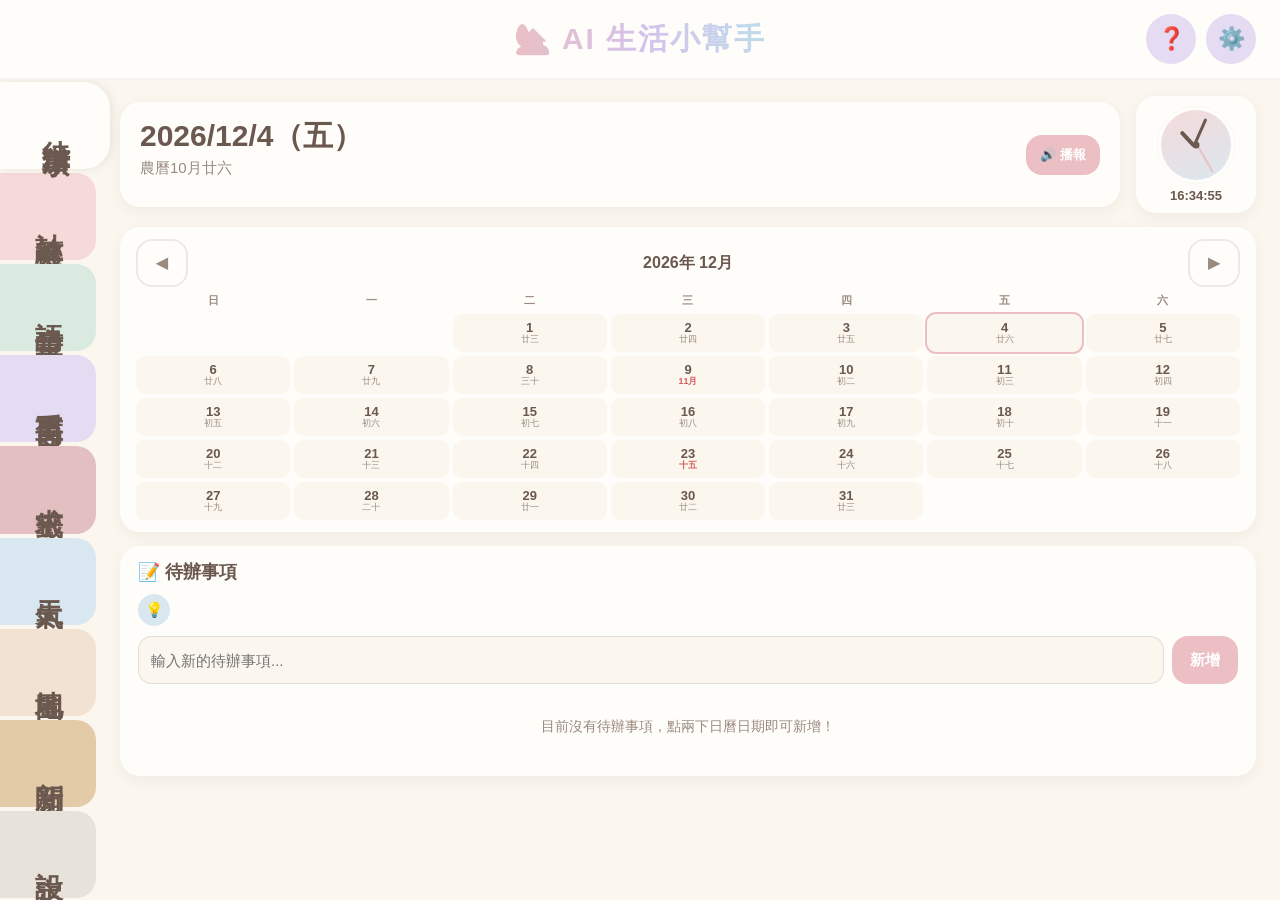
<file: index.html>
<!DOCTYPE html>
<html lang="zh-Hant">
<head>
<meta charset="UTF-8">
<meta name="viewport" content="width=device-width, initial-scale=1.0, maximum-scale=1.0, user-scalable=no">
<title>AI 家庭生活小幫手</title>

<!-- 📌 iPhone 桌面 App 圖示：會抓取上傳到 GitHub 同一資料夾的 custom-icon.png -->
<link rel="apple-touch-icon" href="custom-icon.png">
<link rel="icon" type="image/png" href="custom-icon.png">
<!-- 加入主畫面後，用全螢幕模式打開（不顯示 Safari 網址列），並自訂桌面顯示的名稱 -->
<meta name="apple-mobile-web-app-capable" content="yes">
<meta name="apple-mobile-web-app-status-bar-style" content="black-translucent">
<meta name="apple-mobile-web-app-title" content="生活小幫手">
<meta name="mobile-web-app-capable" content="yes">
<meta name="theme-color" content="#F6D9D9">
<link rel="preconnect" href="https://fonts.googleapis.com">
<link href="https://fonts.googleapis.com/css2?family=Noto+Serif+TC:wght@400;500;600;700;900&family=Ma+Shan+Zheng&display=swap" rel="stylesheet">

<link rel="stylesheet" href="style.css">
</head>
<body>
<div id="app">
  <header>
    <div></div>
    <h1>🏡 AI 生活小幫手</h1>
    <div class="header-actions">
      <button class="gear-btn" onclick="openHelp()" title="使用說明">❓</button>
      <button class="gear-btn" onclick="switchView('settings')" title="設定">⚙️</button>
    </div>
  </header>
  <div class="layout">
    <nav id="nav"></nav>
    <main id="main"></main>
  </div>
</div>
<script src="app.js"></script>
</body>
</html>
</file>
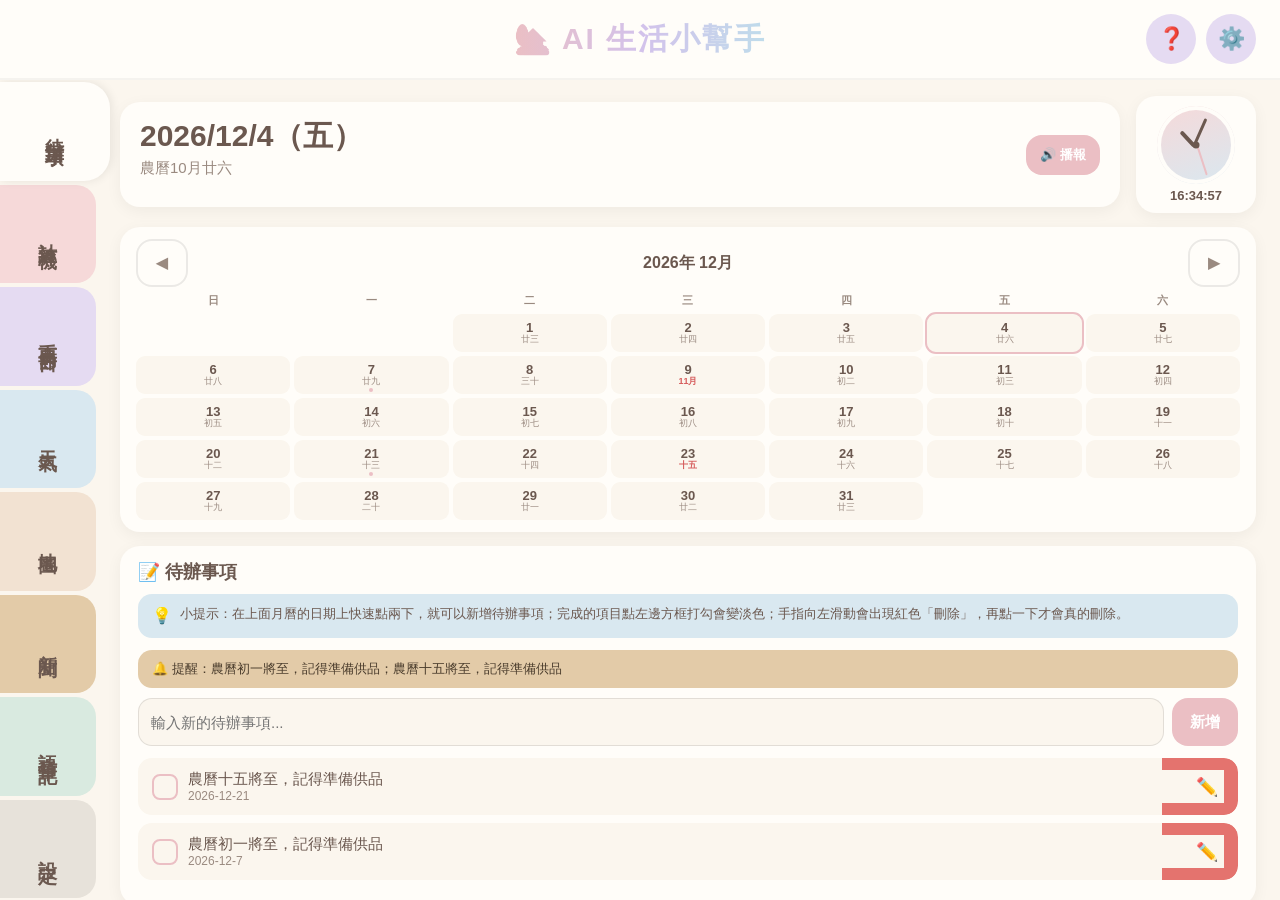
<file: family-assistant-preview.html>
<!DOCTYPE html>
<html lang="zh-Hant">
<head>
<meta charset="UTF-8">
<meta name="viewport" content="width=device-width, initial-scale=1.0, maximum-scale=1.0, user-scalable=no">
<title>AI 家庭生活小幫手</title>

<!-- 📌 iPhone 桌面 App 圖示：會抓取上傳到 GitHub 同一資料夾的 custom-icon.png -->
<link rel="apple-touch-icon" href="[data-uri]">
<link rel="icon" type="image/png" href="[data-uri]">
<!-- 加入主畫面後，用全螢幕模式打開（不顯示 Safari 網址列），並自訂桌面顯示的名稱 -->
<meta name="apple-mobile-web-app-capable" content="yes">
<meta name="apple-mobile-web-app-status-bar-style" content="black-translucent">
<meta name="apple-mobile-web-app-title" content="生活小幫手">
<meta name="mobile-web-app-capable" content="yes">
<meta name="theme-color" content="#F6D9D9">

<style>
:root{
  --pink:#F6D9D9; --pink-deep:#EBBFC4;
  --blue:#D9E8F0; --blue-deep:#BFDCEB;
  --milktea:#E3CBA8; --milktea-deep:#D2AE80;
  --purple:#E5DBF2; --purple-deep:#D3C2EB;
  --mint:#D9EAE0; --mint-deep:#BEDCC9;
  --peach:#F2E2D2; --peach-deep:#E3C7A8;
  --grey:#E7E2DA; --grey-deep:#D4CBBC;
  --cream:#FBF6EE;
  --ink:#6B584F; --ink-soft:#9A8A80;
  --card:#FFFDF9;
  --accent:var(--pink-deep);
  --done-bg:#E9F1E9; --done-text:#A9BBA9;
  --radius:20px;
  --font-scale:1;
}
*{box-sizing:border-box;-webkit-tap-highlight-color:transparent;}
html,body{margin:0;padding:0;height:100%;}
body{font-family:"PingFang TC","Microsoft JhengHei","Helvetica Neue",sans-serif;background:var(--cream);color:var(--ink);font-size:calc(17px * var(--font-scale));overflow:hidden;}
body.dark{--cream:#3B342F;--card:#4A423B;--ink:#F3E9DF;--ink-soft:#C9B9AC;--done-bg:#3F463F;--done-text:#8FA08F;}
#app{display:flex;flex-direction:column;height:100vh;}
header{display:grid;grid-template-columns:1fr auto 1fr;align-items:center;padding:14px 24px;background:var(--card);border-bottom:2px solid rgba(0,0,0,0.04);flex:none;}
header h1{font-size:calc(30px * var(--font-scale));margin:0;letter-spacing:2px;grid-column:2;text-align:center;font-weight:800;background:linear-gradient(90deg,var(--pink-deep),var(--purple-deep),var(--blue-deep));-webkit-background-clip:text;background-clip:text;color:transparent;white-space:nowrap;}
header .header-actions{grid-column:3;justify-self:end;display:flex;gap:10px;}
header .gear-btn{width:50px;height:50px;border-radius:50%;border:none;background:var(--purple);font-size:22px;cursor:pointer;display:flex;align-items:center;justify-content:center;transition:transform .15s ease;}
header .gear-btn:active{transform:scale(0.9) rotate(25deg);}
.layout{flex:1;display:flex;overflow:hidden;}

/* ---- SIDEBAR: colorful stacked tabs ---- */
nav{width:96px;min-width:96px;display:flex;flex-direction:column;background:var(--cream);}
.nav-btn{
  flex:1;border:none;cursor:pointer;display:flex;flex-direction:column;align-items:center;justify-content:center;gap:6px;
  font-weight:700;color:var(--ink);position:relative;padding:10px 2px;
  border-radius:0 20px 20px 0;
  margin:2px 0;
  transition:all .18s ease;
}
.nav-btn .lbl{writing-mode:vertical-rl;text-orientation:mixed;letter-spacing:4px;font-size:calc(19px*var(--font-scale));}
.nav-btn.active{
  background:var(--card)!important;
  width:calc(100% + 14px);
  border-radius:0 26px 26px 0;
  box-shadow:2px 0 10px rgba(0,0,0,0.08);
  z-index:2;
  color:var(--ink);
}
main{flex:1;overflow-y:auto;padding:16px 24px 26px;}
.card{background:var(--card);border-radius:var(--radius);padding:18px;box-shadow:0 4px 16px rgba(0,0,0,0.05);}
button{font-family:inherit;}
.btn{border:none;border-radius:16px;cursor:pointer;font-size:calc(15px * var(--font-scale));font-weight:700;padding:12px 18px;min-height:48px;transition:transform .1s ease;}
.btn:active{transform:scale(0.96);}
.btn-primary{background:var(--accent);color:#fff;}
.btn-soft{background:var(--blue);color:var(--ink);}
.btn-ghost{background:transparent;color:var(--ink-soft);border:2px solid rgba(0,0,0,0.08);}

/* ---- HOME TOP ROW (compact, single line date) ---- */
.home-top{display:flex;align-items:center;gap:16px;margin-bottom:14px;flex-wrap:nowrap;}
.date-card{flex:1;min-width:0;display:flex;align-items:center;gap:16px;padding:14px 20px;}
.date-block{min-width:0;flex:1;}
.date-big{font-size:calc(30px * var(--font-scale));font-weight:800;margin:0;white-space:nowrap;overflow:hidden;text-overflow:ellipsis;}
.date-sub{font-size:calc(15px * var(--font-scale));color:var(--ink-soft);margin-top:2px;white-space:nowrap;}
.date-sub .redday{color:#D65C5C;font-weight:700;}
.announce-btn{padding:10px 14px;min-height:40px;font-size:calc(13px*var(--font-scale));flex:none;white-space:nowrap;}
.clock-card{width:120px;flex:none;text-align:center;padding:10px;}
.clock-face{width:78px;height:78px;border-radius:50%;background:linear-gradient(160deg,var(--pink),var(--blue));margin:0 auto 4px;position:relative;box-shadow:inset 0 0 0 4px var(--card);}
.clock-hand{position:absolute;left:50%;top:50%;transform-origin:0 0;border-radius:6px;}
.hand-h{width:4px;height:20px;background:var(--ink);}
.hand-m{width:3px;height:28px;background:var(--ink);}
.hand-s{width:1.5px;height:32px;background:var(--pink-deep);}
.clock-center{position:absolute;left:50%;top:50%;width:7px;height:7px;background:var(--ink);border-radius:50%;transform:translate(-50%,-50%);}
#digitalTime{font-weight:700;font-size:calc(13px*var(--font-scale));}

/* ---- COMPACT CALENDAR ---- */
.cal-card{padding:12px 16px;}
.cal-card .cal-head{display:flex;justify-content:space-between;align-items:center;margin-bottom:4px;}
.cal-card h2{margin:0;font-size:calc(16px*var(--font-scale));}
.cal-grid{display:grid;grid-template-columns:repeat(7,1fr);gap:4px;margin-top:6px;}
.cal-dow{text-align:center;font-weight:700;color:var(--ink-soft);font-size:calc(11px*var(--font-scale));padding-bottom:2px;}
.cal-cell{background:var(--cream);border-radius:9px;min-height:38px;padding:2px;cursor:pointer;display:flex;flex-direction:column;align-items:center;justify-content:center;transition:background .12s;position:relative;}
.cal-cell:hover{background:var(--pink);}
.cal-cell.today{outline:2px solid var(--accent);}
.cal-cell.empty{visibility:hidden;}
.cal-cell .d{font-size:calc(13px*var(--font-scale));font-weight:700;line-height:1.1;}
.cal-cell .l{font-size:calc(9px*var(--font-scale));color:var(--ink-soft);line-height:1.1;}
.cal-cell.redday .l{color:#D65C5C;font-weight:700;}
.cal-cell.festival .l{color:#D65C5C;font-weight:700;}
.cal-cell .dot{width:4px;height:4px;border-radius:50%;background:var(--accent);position:absolute;bottom:2px;}

/* ---- TODO ---- */
.todo-list{margin-top:14px;padding-top:14px;}
.todo-list h2{margin:0 0 10px;font-size:calc(18px*var(--font-scale));}
.reminder-note{background:var(--milktea);color:#4a3c2c;border-radius:14px;padding:10px 14px;margin-bottom:10px;font-size:calc(13px*var(--font-scale));}
.hint-banner{background:var(--blue);color:var(--ink);border-radius:14px;padding:10px 14px;margin-bottom:12px;font-size:calc(13px*var(--font-scale));display:flex;align-items:flex-start;gap:8px;line-height:1.5;}
.hint-banner .ic{flex:none;font-size:16px;}
.quick-add{display:flex;gap:8px;margin-bottom:12px;}
.quick-add input{flex:1;padding:12px;border-radius:14px;border:1px solid rgba(0,0,0,0.1);font-size:calc(15px*var(--font-scale));font-family:inherit;background:var(--cream);color:var(--ink);}
.todo-item{display:flex;align-items:center;gap:10px;background:var(--cream);border-radius:14px;padding:12px 14px;margin-bottom:8px;position:relative;overflow:hidden;}
.todo-item .swipe-inner{display:flex;align-items:center;gap:10px;flex:1;min-width:0;transition:transform .18s ease;background:inherit;position:relative;z-index:1;}
.todo-item .del-reveal{position:absolute;right:0;top:0;bottom:0;width:76px;background:#E4736E;color:#fff;display:flex;align-items:center;justify-content:center;font-weight:700;font-size:calc(14px*var(--font-scale));border-radius:0 14px 14px 0;cursor:pointer;}
.todo-item.swipe-left .swipe-inner{transform:translateX(-76px);}
.chk{width:26px;height:26px;border-radius:8px;border:2.5px solid var(--accent);background:transparent;cursor:pointer;flex:none;}
.todo-item.done{background:var(--done-bg);}
.todo-item.done .chk{background:var(--accent);opacity:0.55;position:relative;}
.todo-item.done .chk::after{content:'✓';color:#fff;position:absolute;inset:0;display:flex;align-items:center;justify-content:center;font-size:14px;}
.todo-item.done .txt{color:var(--done-text);}
.todo-item .txt{flex:1;font-size:calc(15px*var(--font-scale));min-width:0;word-break:break-word;}
.todo-item .txt .dt{color:var(--ink-soft);font-size:0.8em;display:block;}
.todo-item .act{display:flex;gap:6px;flex:none;}
.todo-item .act button{background:none;border:none;font-size:18px;cursor:pointer;}
.empty-hint{color:var(--ink-soft);text-align:center;padding:22px 0;font-size:calc(14px*var(--font-scale));}

/* ---- MODAL (add todo) ---- */
.modal-overlay{position:fixed;inset:0;background:rgba(0,0,0,0.35);display:flex;align-items:center;justify-content:center;z-index:50;}
.modal-box{background:var(--card);border-radius:22px;padding:24px;width:min(420px,88vw);}
.modal-box h3{margin:0 0 4px;font-size:calc(19px*var(--font-scale));}
.modal-box .mdate{color:var(--ink-soft);margin-bottom:14px;font-size:calc(14px*var(--font-scale));}
.modal-box input{width:100%;padding:14px;border-radius:14px;border:1px solid rgba(0,0,0,0.12);font-size:calc(16px*var(--font-scale));font-family:inherit;margin-bottom:16px;background:var(--cream);color:var(--ink);}
.modal-actions{display:flex;gap:10px;justify-content:flex-end;}
.help-box{width:min(520px,90vw);max-height:80vh;overflow-y:auto;}
.help-box h4{margin:14px 0 4px;font-size:calc(16px*var(--font-scale));}
.help-box p{margin:0 0 6px;font-size:calc(14px*var(--font-scale));line-height:1.6;color:var(--ink);}
.help-close-wrap{text-align:right;margin-top:14px;}

/* ---- CALCULATOR ---- */
.calc-wrap{display:flex;gap:20px;flex-wrap:wrap;align-items:flex-start;}
.calc-box{width:320px;}
.calc-display{border-radius:16px;padding:16px;text-align:right;font-size:calc(30px*var(--font-scale));font-weight:800;margin-bottom:12px;min-height:54px;word-break:break-all;border:2px solid rgba(0,0,0,0.08);color:var(--ink);}
.calc-keys{display:grid;grid-template-columns:repeat(4,1fr);gap:9px;}
.calc-keys button{min-height:58px;border:none;border-radius:15px;font-size:calc(20px*var(--font-scale));font-weight:700;cursor:pointer;background:#fff;color:var(--ink);box-shadow:0 2px 6px rgba(0,0,0,0.08);border:1px solid rgba(0,0,0,0.04);}
.calc-keys button.op{background:var(--accent);color:#fff;border:none;}
.calc-keys button.eq{background:var(--ink);color:#fff;border:none;}
.calc-theme-toggle{display:flex;gap:8px;margin-bottom:12px;}
.calc-side{flex:1;min-width:240px;display:flex;flex-direction:column;gap:16px;}
.subtotal-box{text-align:center;}
.subtotal-box .amt{font-size:calc(34px*var(--font-scale));font-weight:800;color:var(--accent);}
.hist-head{display:flex;justify-content:space-between;align-items:center;margin-bottom:4px;}
.hist-item{display:flex;justify-content:space-between;align-items:center;gap:6px;padding:7px 4px;border-bottom:1px solid rgba(0,0,0,0.06);font-size:calc(14px*var(--font-scale));}
.hist-item .hactions{display:flex;gap:6px;flex:none;}
.hist-item button{background:var(--blue);border:none;border-radius:10px;padding:4px 10px;cursor:pointer;font-size:calc(12px*var(--font-scale));font-weight:700;}
.hist-item button.del{background:#F0C9C9;}

/* ---- FESTIVALS ---- */
.fest-grid{display:grid;grid-template-columns:repeat(auto-fill,minmax(260px,1fr));gap:16px;}
.fest-card{padding:18px;border-top:6px solid var(--accent);}
.fest-card .fhead{display:flex;align-items:center;gap:14px;margin-bottom:6px;}
.fest-card .emoji{font-size:48px;line-height:1;}
.fest-card h3{margin:0;font-size:calc(23px*var(--font-scale));}
.fest-card .ftime{color:var(--ink-soft);font-size:calc(14px*var(--font-scale));margin:0 0 10px 62px;display:flex;align-items:center;gap:6px;}
.fest-sec{margin-top:10px;border-radius:14px;padding:10px 12px;}
.fest-sec.sec-guanyin{background:#E4EEF5;}
.fest-sec.sec-ancestor{background:#F3E9DC;}
.fest-sec .sec-label{font-size:calc(15px*var(--font-scale));font-weight:800;margin-bottom:6px;}
.sec-guanyin .sec-label{color:#4E7CA0;}
.sec-ancestor .sec-label{color:#9C7A3C;}
.fest-pill-row{display:flex;flex-wrap:wrap;gap:7px;}
.fest-pill{background:#fff;border-radius:12px;padding:8px 12px;font-size:calc(15px*var(--font-scale));font-weight:700;color:var(--ink);display:flex;align-items:center;gap:7px;box-shadow:0 1px 4px rgba(0,0,0,0.06);}
.fest-pill [contenteditable]{outline:none;min-width:10px;}
.fest-pill .rm{cursor:pointer;color:var(--ink-soft);font-size:13px;}
.fest-add{background:transparent;border:1.5px dashed var(--ink-soft);border-radius:12px;padding:6px 12px;font-size:calc(14px*var(--font-scale));cursor:pointer;color:var(--ink-soft);font-weight:700;}

/* ---- WEATHER ---- */
.weather-today{display:flex;align-items:center;gap:18px;flex-wrap:wrap;}
.weather-today .emoji{font-size:54px;}
.weather-stats{display:grid;grid-template-columns:repeat(auto-fit,minmax(110px,1fr));gap:10px;margin-top:14px;}
.wstat{background:var(--cream);border-radius:14px;padding:12px 8px;text-align:center;}
.wstat .e{font-size:24px;}
.wstat .lab{font-size:calc(12px*var(--font-scale));color:var(--ink-soft);margin-top:2px;}
.wstat .val{font-size:calc(15px*var(--font-scale));font-weight:800;}
.weather-week{display:grid;grid-template-columns:repeat(auto-fit,minmax(84px,1fr));gap:10px;margin-top:16px;}
.w-day{text-align:center;background:var(--cream);border-radius:14px;padding:10px 4px;}
.w-day .e{font-size:24px;}

/* ---- NEWS ---- */
.news-item{display:flex;gap:14px;margin-bottom:14px;align-items:center;}
.news-item .thumb{width:84px;height:84px;border-radius:14px;background:linear-gradient(135deg,var(--pink),var(--blue));flex:none;display:flex;align-items:center;justify-content:center;font-size:28px;}
.news-item h4{margin:0 0 4px;font-size:calc(15px*var(--font-scale));}
.news-item p{margin:0 0 6px;color:var(--ink-soft);font-size:calc(13px*var(--font-scale));}
.link-grid{display:grid;grid-template-columns:repeat(auto-fill,minmax(140px,1fr));gap:12px;margin-top:10px;}
.link-card{background:var(--cream);border-radius:16px;padding:14px 10px;text-align:center;cursor:pointer;position:relative;}
.link-card .le{font-size:32px;}
.link-card .le-img{width:44px;height:44px;border-radius:12px;object-fit:cover;}
.link-card .ln{font-weight:700;font-size:calc(14px*var(--font-scale));margin-top:4px;}
.link-card .lrm{position:absolute;top:4px;right:8px;color:var(--ink-soft);font-size:14px;cursor:pointer;}
.link-add{background:transparent;border:2px dashed var(--ink-soft);border-radius:16px;padding:14px 10px;text-align:center;cursor:pointer;color:var(--ink-soft);font-weight:700;}
.note-mic.disabled{opacity:0.55;}
.sc-preview img{border-radius:14px;object-fit:cover;}

/* ---- NOTE ---- */
.note-mic{width:120px;height:120px;border-radius:50%;background:var(--accent);color:#fff;border:none;font-size:42px;margin:16px auto;display:flex;align-items:center;justify-content:center;cursor:pointer;user-select:none;}
.note-mic.rec{background:#D65C5C;animation:pulse 1s infinite;}
@keyframes pulse{0%{box-shadow:0 0 0 0 rgba(214,92,92,.5);}100%{box-shadow:0 0 0 22px rgba(214,92,92,0);}}
.note-timer{font-weight:800;color:#D65C5C;font-size:calc(15px*var(--font-scale));min-height:20px;}
.note-result{background:var(--cream);border-radius:16px;padding:14px;margin-top:14px;min-height:50px;}
.note-history{margin-top:18px;text-align:left;}
.note-history h4{margin:0 0 8px;font-size:calc(15px*var(--font-scale));}
.note-entry{background:var(--cream);border-radius:14px;padding:12px 14px;margin-bottom:8px;}
.note-entry .ntop{display:flex;justify-content:space-between;align-items:center;gap:8px;}
.note-entry .ntime{color:var(--ink-soft);font-size:calc(12px*var(--font-scale));}
.note-entry .nact{display:flex;gap:6px;flex:none;}
.note-entry .nact button{background:none;border:none;font-size:17px;cursor:pointer;}
.note-entry .ntxt{margin-top:6px;font-size:calc(15px*var(--font-scale));}
.note-entry .ntxt[contenteditable]{outline:none;border-bottom:1px dashed var(--ink-soft);}

/* ---- SETTINGS ---- */
.settings-grid{display:grid;grid-template-columns:1fr 1fr;gap:16px;}
.set-row{background:var(--cream);border-radius:16px;padding:14px;}
.set-row .label{font-weight:700;margin-bottom:8px;}
.theme-tabs{display:flex;gap:6px;}
.theme-tab{border:none;cursor:pointer;border-radius:0 14px 14px 0;padding:10px 6px;writing-mode:vertical-rl;letter-spacing:2px;font-size:calc(12px*var(--font-scale));font-weight:700;color:var(--ink);}
.theme-tab.sel{outline:3px solid var(--ink);}
select,input[type=range]{width:100%;padding:8px;border-radius:10px;border:1px solid rgba(0,0,0,0.1);font-family:inherit;}

@media (max-width:780px){
  nav{width:64px;min-width:64px;}
  .nav-btn .lbl{font-size:calc(11px*var(--font-scale));letter-spacing:2px;}
  main{padding:12px 10px;}
  .settings-grid{grid-template-columns:1fr;}
}
@media (max-width:600px){
  .home-top{flex-direction:column;align-items:stretch;gap:10px;}
  .date-card{width:100%;padding:12px 16px;}
  .date-big{font-size:calc(20px*var(--font-scale));}
  .date-sub{font-size:calc(13px*var(--font-scale));}
  .announce-btn{padding:8px 12px;font-size:calc(12px*var(--font-scale));min-height:38px;}
  .clock-card{width:100%;display:flex;align-items:center;justify-content:center;gap:14px;padding:8px;}
  .clock-face{margin:0;width:64px;height:64px;}
  #digitalTime{font-size:calc(15px*var(--font-scale));}
  header h1{font-size:calc(22px*var(--font-scale));letter-spacing:0.5px;}
}

</style>
</head>
<body>
<div id="app">
  <header>
    <div></div>
    <h1>🏡 AI 生活小幫手</h1>
    <div class="header-actions">
      <button class="gear-btn" onclick="openHelp()" title="使用說明">❓</button>
      <button class="gear-btn" onclick="switchView('settings')" title="設定">⚙️</button>
    </div>
  </header>
  <div class="layout">
    <nav id="nav"></nav>
    <main id="main"></main>
  </div>
</div>
<script>
/* ============ LUNAR CALENDAR (1900-2100, classic algorithm) ============ */
const lunarInfo=[0x04bd8,0x04ae0,0x0a570,0x054d5,0x0d260,0x0d950,0x16554,0x056a0,0x09ad0,0x055d2,
0x04ae0,0x0a5b6,0x0a4d0,0x0d250,0x1d255,0x0b540,0x0d6a0,0x0ada2,0x095b0,0x14977,
0x04970,0x0a4b0,0x0b4b5,0x06a50,0x06d40,0x1ab54,0x02b60,0x09570,0x052f2,0x04970,
0x06566,0x0d4a0,0x0ea50,0x06e95,0x05ad0,0x02b60,0x186e3,0x092e0,0x1c8d7,0x0c950,
0x0d4a0,0x1d8a6,0x0b550,0x056a0,0x1a5b4,0x025d0,0x092d0,0x0d2b2,0x0a950,0x0b557,
0x06ca0,0x0b550,0x15355,0x04da0,0x0a5d0,0x14573,0x052d0,0x0a9a8,0x0e950,0x06aa0,
0x0aea6,0x0ab50,0x04b60,0x0aae4,0x0a570,0x05260,0x0f263,0x0d950,0x05b57,0x056a0,
0x096d0,0x04dd5,0x04ad0,0x0a4d0,0x0d4d4,0x0d250,0x0d558,0x0b540,0x0b5a0,0x195a6,
0x095b0,0x049b0,0x0a974,0x0a4b0,0x0b27a,0x06a50,0x06d40,0x0af46,0x0ab60,0x09570,
0x04af5,0x04970,0x064b0,0x074a3,0x0ea50,0x06b58,0x055c0,0x0ab60,0x096d5,0x092e0,
0x0c960,0x0d954,0x0d4a0,0x0da50,0x07552,0x056a0,0x0abb7,0x025d0,0x092d0,0x0cab5,
0x0a950,0x0b4a0,0x0baa4,0x0ad50,0x055d9,0x04ba0,0x0a5b0,0x15176,0x052b0,0x0a930,
0x07954,0x06aa0,0x0ad50,0x05b52,0x04b60,0x0a6e6,0x0a4e0,0x0d260,0x0ea65,0x0d530,
0x05aa0,0x076a3,0x096d0,0x04afb,0x04ad0,0x0a4d0,0x1d0b6,0x0d250,0x0d520,0x0dd45,
0x0b5a0,0x056d0,0x055b2,0x049b0,0x0a577,0x0a4b0,0x0aa50,0x1b255,0x06d20,0x0ada0,
0x14b63,0x09370,0x049f8,0x04970,0x064b0,0x168a6,0x0ea50,0x06b20,0x1a6c4,0x0aae0,
0x0a2e0,0x0d2e3,0x0c960,0x0d557,0x0d4a0,0x0da50,0x05d55,0x056a0,0x0a6d0,0x055d4,
0x052d0,0x0a9b8,0x0a950,0x0b4a0,0x0b6a6,0x0ad50,0x055a0,0x0aba4,0x0a5b0,0x052b0,
0x0b273,0x06930,0x07337,0x06aa0,0x0ad50,0x14b55,0x04b60,0x0a570,0x054e4,0x0d160,
0x0e968,0x0d520,0x0daa0,0x16aa6,0x056d0,0x04ae0,0x0a9d4,0x0a2d0,0x0d150,0x0f252,
0x0d520];
const cDay=['初一','初二','初三','初四','初五','初六','初七','初八','初九','初十','十一','十二','十三','十四','十五','十六','十七','十八','十九','二十','廿一','廿二','廿三','廿四','廿五','廿六','廿七','廿八','廿九','三十'];
function lYearDays(y){let sum=348;for(let i=0x8000;i>0x8;i>>=1)sum+=(lunarInfo[y-1900]&i)?1:0;return sum+leapDays(y);}
function leapMonth(y){return lunarInfo[y-1900]&0xf;}
function leapDays(y){if(leapMonth(y))return (lunarInfo[y-1900]&0x10000)?30:29;return 0;}
function monthDays(y,m){return (lunarInfo[y-1900]&(0x10000>>m))?30:29;}
function solar2lunar(y,m,d){
  const base=new Date(1900,0,31);
  const obj=new Date(y,m-1,d);
  let offset=Math.round((obj-base)/86400000);
  let temp=0,lYear=1900;
  for(;lYear<2101&&offset>0;lYear++){temp=lYearDays(lYear);offset-=temp;}
  if(offset<0){offset+=temp;lYear--;}
  const leap=leapMonth(lYear);
  let isLeap=false,lMonth=1;
  for(;lMonth<13&&offset>0;lMonth++){
    if(leap>0&&lMonth===(leap+1)&&!isLeap){--lMonth;isLeap=true;temp=leapDays(lYear);}
    else{temp=monthDays(lYear,lMonth);}
    if(isLeap&&lMonth===(leap+1))isLeap=false;
    offset-=temp;
  }
  if(offset===0&&leap>0&&lMonth===leap+1){if(isLeap){isLeap=false;}else{isLeap=true;--lMonth;}}
  if(offset<0){offset+=temp;--lMonth;}
  return {year:lYear,month:lMonth,day:offset+1,isLeap:isLeap};
}
function lunarLabel(y,m,d){
  const l=solar2lunar(y,m,d);
  if(l.day===1)return (l.isLeap?'閏':'')+l.month+'月';
  return cDay[l.day-1];
}
const solarFestivals={'1-1':'元旦','2-28':'和平紀念日','4-4':'兒童節','5-1':'勞動節','10-10':'國慶日'};
const lunarFestivals={'1-1':'春節','1-15':'元宵節','5-5':'端午節','7-15':'中元節','8-15':'中秋節','9-9':'重陽節','12-30':'除夕','12-29':'除夕'};

/* ============ STORE ============ */
const store={
  get(k,d){try{const v=localStorage.getItem('fla_'+k);return v?JSON.parse(v):d;}catch(e){return d;}},
  set(k,v){try{localStorage.setItem('fla_'+k,JSON.stringify(v));}catch(e){}}
};
let settings=store.get('settings',{fontScale:1,theme:'pink',dark:false,voiceRate:1,voiceGender:'female',buttonSound:true});
let todos=store.get('todos',[]);
let calcHistory=store.get('calcHistory',[]);
let calcTheme=store.get('calcTheme','pink');
let subtotal=0;
let currentView='home';
let calMonth=new Date().getMonth(), calYear=new Date().getFullYear();

/* festival data — per user's original list, kept concise (deity + ancestor offerings) */
const defaultFestivals=[
  {id:'cny',emoji:'🧨',name:'除夕',time:'早上10點拜拜',guanyin:['三牲','酒禮'],ancestor:['三牲','酒禮','一對鮮花💐']},
  {id:'lantern',emoji:'🏮',name:'元宵節',time:'',guanyin:['水果🍎'],ancestor:['三牲','酒禮']},
  {id:'dragonboat',emoji:'🍙',name:'端午節',time:'',guanyin:['清粽','粽子'],ancestor:['清粽','粽子','三牲','酒禮']},
  {id:'ghost',emoji:'🏯',name:'中元節',time:'',guanyin:['水果🍎'],ancestor:['三牲','酒禮']},
  {id:'midautumn',emoji:'🥮',name:'中秋節',time:'',guanyin:['月餅🥮','水果🍎'],ancestor:['月餅🥮','水果🍎']},
  {id:'chongyang',emoji:'🌼',name:'重陽節',time:'',guanyin:[],ancestor:['三牲','酒禮']},
  {id:'dongzhi',emoji:'🍡',name:'冬至',time:'',guanyin:['清湯圓'],ancestor:['清湯圓']}
];
let festivals=store.get('festivals',defaultFestivals);

/* ============ NAV (colorful stacked tabs) ============ */
const navItems=[
  {id:'home',lbl:'待辦事項',color:'var(--cream)'},
  {id:'calc',lbl:'計算機',color:'var(--pink)'},
  {id:'fest',lbl:'重要節日',color:'var(--purple)'},
  {id:'weather',lbl:'天氣',color:'var(--blue)'},
  {id:'map',lbl:'地圖',color:'var(--peach)'},
  {id:'news',lbl:'新聞',color:'var(--milktea)'},
  {id:'note',lbl:'語音筆記',color:'var(--mint)'},
  {id:'settings',lbl:'設定',color:'var(--grey)'}
];
function renderNav(){
  document.getElementById('nav').innerHTML=navItems.map(n=>
    `<button class="nav-btn ${currentView===n.id?'active':''}" style="background:${n.color}" onclick="switchView('${n.id}')">
      <span class="lbl">${n.lbl}</span>
    </button>`).join('');
}
function switchView(v){currentView=v;renderNav();renderMain();}

function renderMain(){
  const m=document.getElementById('main');
  if(currentView==='home')m.innerHTML=homeHTML();
  else if(currentView==='calc')m.innerHTML=calcHTML();
  else if(currentView==='fest')m.innerHTML=festHTML();
  else if(currentView==='weather')m.innerHTML=weatherHTML();
  else if(currentView==='map')m.innerHTML=mapHTML();
  else if(currentView==='news')m.innerHTML=newsHTML();
  else if(currentView==='note')m.innerHTML=noteHTML();
  else if(currentView==='settings')m.innerHTML=settingsHTML();
  afterRender();
}

/* ============ HOME ============ */
function isRedDay(y,m,d){
  const l=solar2lunar(y,m,d);
  return l.day===1||l.day===15;
}
function homeHTML(){
  ensureLunarReminders();
  const now=new Date();
  const wd=['日','一','二','三','四','五','六'][now.getDay()];
  const l=solar2lunar(now.getFullYear(),now.getMonth()+1,now.getDate());
  const dow=['日','一','二','三','四','五','六'];
  const first=new Date(calYear,calMonth,1);
  const startDow=first.getDay();
  const daysInMonth=new Date(calYear,calMonth+1,0).getDate();
  let cells='';
  for(let i=0;i<startDow;i++)cells+='<div class="cal-cell empty"></div>';
  for(let d=1;d<=daysInMonth;d++){
    const lab=lunarLabel(calYear,calMonth+1,d);
    const key=(calMonth+1)+'-'+d;
    const lk=solar2lunar(calYear,calMonth+1,d);
    const lkeyStr=lk.month+'-'+lk.day;
    const isFest=solarFestivals[key]||lunarFestivals[lkeyStr];
    const red=isRedDay(calYear,calMonth+1,d);
    const isToday=(calYear===now.getFullYear()&&calMonth===now.getMonth()&&d===now.getDate());
    const has=todos.some(t=>t.date===`${calYear}-${calMonth+1}-${d}`);
    cells+=`<div class="cal-cell ${isFest?'festival':(red?'redday':'')} ${isToday?'today':''}" data-y="${calYear}" data-m="${calMonth+1}" data-d="${d}">
      <div class="d">${d}</div><div class="l">${isFest||lab}</div>${has?'<div class="dot"></div>':''}
    </div>`;
  }
  const todoHTML=todos.length?todos.slice().sort((a,b)=>(a.date||'9999').localeCompare(b.date||'9999')).map(t=>`
    <div class="todo-item ${t.done?'done':''}" data-id="${t.id}">
      <div class="swipe-inner">
        <button class="chk" onclick="toggleTodo('${t.id}')"></button>
        <div class="txt">${escapeHtml(t.text)}${t.date?`<span class="dt">${t.date}</span>`:''}</div>
        <div class="act"><button onclick="editTodo('${t.id}')">✏️</button></div>
      </div>
      <div class="del-reveal" onclick="deleteTodo('${t.id}')">刪除</div>
    </div>`).join(''):'<div class="empty-hint">目前沒有待辦事項，點兩下日曆日期即可新增！</div>';

  return `
  <div class="home-top">
    <div class="card date-card">
      <div class="date-block">
        <p class="date-big">${now.getFullYear()}/${now.getMonth()+1}/${now.getDate()}（${wd}）</p>
        <p class="date-sub">農曆${l.month}月<span class="${(l.day===1||l.day===15)?'redday redday-txt':''}" style="${(l.day===1||l.day===15)?'color:#D65C5C;font-weight:700;':''}">${cDay[l.day-1]}</span></p>
      </div>
      <button class="btn btn-primary announce-btn" onclick="speakAnnounce()">🔊 播報</button>
    </div>
    <div class="card clock-card">
      <div class="clock-face" id="clockFace">
        <div class="clock-hand hand-h" id="handH"></div>
        <div class="clock-hand hand-m" id="handM"></div>
        <div class="clock-hand hand-s" id="handS"></div>
        <div class="clock-center"></div>
      </div>
      <div id="digitalTime"></div>
    </div>
  </div>
  <div id="announceText" style="display:none;">今天是${now.getFullYear()}年${now.getMonth()+1}月${now.getDate()}日，星期${wd}，現在${formatTimeZh(now)}。</div>

  <div class="card cal-card">
    <div class="cal-head">
      <button class="btn btn-ghost" onclick="changeMonth(-1)">◀</button>
      <h2>${calYear}年 ${calMonth+1}月</h2>
      <button class="btn btn-ghost" onclick="changeMonth(1)">▶</button>
    </div>
    <div class="cal-grid">
      ${dow.map(w=>`<div class="cal-dow">${w}</div>`).join('')}
      ${cells}
    </div>
  </div>

  <div class="card todo-list">
    <h2>📝 待辦事項</h2>
    <div class="hint-banner"><span class="ic">💡</span><span>小提示：在上面月曆的日期上快速點兩下，就可以新增待辦事項；完成的項目點左邊方框打勾會變淡色；手指向左滑動會出現紅色「刪除」，再點一下才會真的刪除。</span></div>
    ${renderReminderNote()}
    <div class="quick-add">
      <input id="quickTodoInput" placeholder="輸入新的待辦事項...">
      <button class="btn btn-primary" onclick="quickAddTodo()">新增</button>
    </div>
    ${todoHTML}
  </div>`;
}
function renderReminderNote(){
  const upcoming=todos.filter(t=>t.type==='reminder'&&!t.done);
  if(!upcoming.length)return'';
  return `<div class="reminder-note">🔔 提醒：${upcoming.map(t=>escapeHtml(t.text)).join('；')}</div>`;
}
function formatTimeZh(d){
  let h=d.getHours(),m=d.getMinutes();
  const ampm=h<12?'上午':'下午';
  let h12=h%12;if(h12===0)h12=12;
  return `${ampm}${h12}點${m===0?'整':m+'分'}`;
}
function changeMonth(delta){
  calMonth+=delta;
  if(calMonth<0){calMonth=11;calYear--;}
  if(calMonth>11){calMonth=0;calYear++;}
  renderMain();
}
/* auto reminder 2 days before lunar 初一/十五, scanning the next 30 days */
function ensureLunarReminders(){
  const today=new Date();today.setHours(0,0,0,0);
  for(let i=0;i<30;i++){
    const check=new Date(today);check.setDate(today.getDate()+i);
    const l=solar2lunar(check.getFullYear(),check.getMonth()+1,check.getDate());
    if(l.day===1||l.day===15){
      const remindDate=new Date(check);remindDate.setDate(check.getDate()-2);
      if(remindDate>=today){
        const key=`${remindDate.getFullYear()}-${remindDate.getMonth()+1}-${remindDate.getDate()}`;
        const text=`農曆${l.day===1?'初一':'十五'}將至，記得準備供品`;
        const exists=todos.some(t=>t.date===key&&t.text===text);
        if(!exists){
          todos.push({id:crypto.randomUUID(),text,done:false,date:key,type:'reminder'});
        }
      }
    }
  }
  store.set('todos',todos);
}

/* ---- add-todo modal (double-tap a calendar cell) ---- */
let lastTapInfo=null;
function bindCalTaps(){
  document.querySelectorAll('.cal-cell:not(.empty)').forEach(cell=>{
    cell.addEventListener('dblclick',()=>openAddTodoModal(+cell.dataset.y,+cell.dataset.m,+cell.dataset.d));
    cell.addEventListener('click',()=>{
      const now=Date.now();
      const key=cell.dataset.y+'-'+cell.dataset.m+'-'+cell.dataset.d;
      if(lastTapInfo&&lastTapInfo.key===key&&now-lastTapInfo.time<400){
        openAddTodoModal(+cell.dataset.y,+cell.dataset.m,+cell.dataset.d);
        lastTapInfo=null;
      }else{
        lastTapInfo={key,time:now};
      }
    });
  });
}
function openAddTodoModal(y,m,d){
  const overlay=document.createElement('div');
  overlay.className='modal-overlay';
  overlay.innerHTML=`
    <div class="modal-box">
      <h3>新增待辦事項</h3>
      <div class="mdate">📅 ${y}年${m}月${d}日</div>
      <input id="modalTodoInput" placeholder="請輸入待辦內容...">
      <div class="modal-actions">
        <button class="btn btn-ghost" id="modalCancel">取消</button>
        <button class="btn btn-primary" id="modalSave">儲存</button>
      </div>
    </div>`;
  document.body.appendChild(overlay);
  const input=overlay.querySelector('#modalTodoInput');
  input.focus();
  const close=()=>overlay.remove();
  overlay.querySelector('#modalCancel').onclick=close;
  overlay.addEventListener('click',e=>{if(e.target===overlay)close();});
  const save=()=>{
    const v=input.value.trim();
    if(v){
      todos.push({id:crypto.randomUUID(),text:v,done:false,date:`${y}-${m}-${d}`});
      store.set('todos',todos);
      renderMain();
    }
    close();
  };
  overlay.querySelector('#modalSave').onclick=save;
  input.addEventListener('keypress',e=>{if(e.key==='Enter')save();});
}
function quickAddTodo(){
  const inp=document.getElementById('quickTodoInput');
  const v=inp.value.trim();if(!v)return;
  todos.push({id:crypto.randomUUID(),text:v,done:false,date:null});
  store.set('todos',todos);renderMain();
}
function toggleTodo(id){const t=todos.find(x=>x.id===id);if(t){t.done=!t.done;store.set('todos',todos);renderMain();}}
function editTodo(id){
  const t=todos.find(x=>x.id===id);if(!t)return;
  const v=prompt('修改待辦事項：',t.text);
  if(v&&v.trim()){t.text=v.trim();store.set('todos',todos);renderMain();}
}
function deleteTodo(id){todos=todos.filter(x=>x.id!==id);store.set('todos',todos);renderMain();}
function speakAnnounce(){speak(document.getElementById('announceText').textContent);}
function escapeHtml(s){const d=document.createElement('div');d.textContent=s;return d.innerHTML;}

let clockInterval=null;
function tickClock(){
  const now=new Date();
  const h=document.getElementById('handH'),mm=document.getElementById('handM'),s=document.getElementById('handS'),dg=document.getElementById('digitalTime');
  if(!h)return;
  const hr=now.getHours()%12,min=now.getMinutes(),sec=now.getSeconds();
  h.style.transform=`rotate(${hr*30+min*0.5}deg)`;
  mm.style.transform=`rotate(${min*6}deg)`;
  s.style.transform=`rotate(${sec*6}deg)`;
  dg.textContent=now.toLocaleTimeString('zh-TW',{hour12:false});
}

/* swipe-to-reveal delete, swipe left */
function enableSwipe(){
  document.querySelectorAll('.todo-item').forEach(el=>{
    let startX=0,dx=0,inner=el.querySelector('.swipe-inner');
    el.addEventListener('touchstart',e=>{startX=e.touches[0].clientX;},{passive:true});
    el.addEventListener('touchmove',e=>{
      dx=e.touches[0].clientX-startX;
      if(dx<0)inner.style.transform=`translateX(${Math.max(dx,-76)}px)`;
    },{passive:true});
    el.addEventListener('touchend',()=>{
      if(dx<-40){el.classList.add('swipe-left');inner.style.transform='';}
      else{el.classList.remove('swipe-left');inner.style.transform='';}
      dx=0;
    });
  });
}

/* ============ CALCULATOR ============ */
let calcExpr='';
function calcHTML(){
  const dispBg=calcTheme==='pink'?'#F3DEDF':'#DCE9F0';
  return `
  <div class="calc-wrap">
    <div class="card calc-box">
      <div class="calc-theme-toggle">
        <button class="btn ${calcTheme==='pink'?'btn-primary':'btn-ghost'}" onclick="setCalcTheme('pink')">🌸 粉紅</button>
        <button class="btn ${calcTheme==='blue'?'btn-primary':'btn-ghost'}" onclick="setCalcTheme('blue')">💙 粉藍</button>
      </div>
      <div class="calc-display" id="calcDisplay" style="background:${dispBg};">${calcExpr||'0'}</div>
      <div class="calc-keys">
        ${['7','8','9','÷','4','5','6','×','1','2','3','−','0','.','C','+','='].map(k=>{
          let cls='';if(['÷','×','−','+'].includes(k))cls='op';if(k==='=')cls='eq';
          return `<button class="${cls}" onclick="calcPress('${k}')">${k}</button>`;
        }).join('')}
      </div>
    </div>
    <div class="calc-side">
      <div class="hint-banner"><span class="ic">💡</span><span>小提示：按數字和符號後按「＝」計算，「加入小計」可以把這筆結果累加起來；紀錄旁的🗑可以刪掉單一筆紀錄，「清除全部紀錄」可以一次清空。</span></div>
      <div class="card subtotal-box">
        <div style="font-weight:700;">🧾 本次購物小計</div>
        <div class="amt" id="subtotalAmt">${subtotal}</div>
        <button class="btn btn-ghost" onclick="clearSubtotal()">清空小計</button>
      </div>
      <div class="card">
        <div class="hist-head">
          <h3 style="margin:0;">🕒 最近計算紀錄</h3>
          <button class="btn btn-ghost" style="min-height:36px;padding:6px 12px;" onclick="clearAllHistory()">清除全部紀錄</button>
        </div>
        <div id="histList">${renderHistList()}</div>
      </div>
    </div>
  </div>`;
}
function renderHistList(){
  return calcHistory.length?calcHistory.map((h,i)=>`<div class="hist-item"><span>${h}</span><div class="hactions"><button onclick="addToSubtotal(${i})">加入小計</button><button class="del" onclick="deleteHistItem(${i})">🗑</button></div></div>`).join(''):'<div class="empty-hint">尚無紀錄</div>';
}
function deleteHistItem(i){calcHistory.splice(i,1);store.set('calcHistory',calcHistory);const hl=document.getElementById('histList');if(hl)hl.innerHTML=renderHistList();}
function clearAllHistory(){calcHistory=[];store.set('calcHistory',calcHistory);const hl=document.getElementById('histList');if(hl)hl.innerHTML=renderHistList();}
function setCalcTheme(t){
  calcTheme=t;store.set('calcTheme',t);
  document.documentElement.style.setProperty('--accent',t==='pink'?'var(--pink-deep)':'var(--blue-deep)');
  renderMain();
}
function calcPress(k){
  if(k==='C'){calcExpr='';}
  else if(k==='='){
    try{
      const evalExpr=calcExpr.replace(/×/g,'*').replace(/÷/g,'/').replace(/−/g,'-');
      const result=Function('"use strict";return ('+evalExpr+')')();
      calcHistory.unshift(`${calcExpr}=${result}`);
      calcHistory=calcHistory.slice(0,10);
      store.set('calcHistory',calcHistory);
      calcExpr=String(result);
    }catch(e){calcExpr='錯誤';}
  }else{calcExpr+=k;}
  document.getElementById('calcDisplay').textContent=calcExpr||'0';
  const hl=document.getElementById('histList');
  if(hl)hl.innerHTML=renderHistList();
}
function addToSubtotal(i){
  const line=calcHistory[i];
  const val=parseFloat(line.split('=')[1]);
  if(!isNaN(val)){subtotal=Math.round((subtotal+val)*100)/100;document.getElementById('subtotalAmt').textContent=subtotal;}
}
function clearSubtotal(){subtotal=0;const el=document.getElementById('subtotalAmt');if(el)el.textContent='0';}

/* ============ FESTIVALS ============ */
function festHTML(){
  return `<div class="hint-banner"><span class="ic">💡</span><span>小提示：點一下供品文字就能直接修改，點「✕」可以刪除項目，點「＋新增」可以加入新的供品。</span></div>
  <div class="fest-grid">
    ${festivals.map(f=>`
    <div class="card fest-card">
      <div class="fhead"><div class="emoji">${f.emoji}</div><h3>${escapeHtml(f.name)}</h3></div>
      ${f.time?`<div class="ftime">🌗🌗 ${escapeHtml(f.time)}</div>`:''}
      <div class="fest-sec sec-guanyin">
        <div class="sec-label">觀世音菩薩</div>
        <div class="fest-pill-row">
          ${f.guanyin.map((it,i)=>`<span class="fest-pill"><span contenteditable="true" onblur="updateFestItem('${f.id}','guanyin',${i},this.textContent)">${escapeHtml(it)}</span><span class="rm" onclick="removeFestItem('${f.id}','guanyin',${i})">✕</span></span>`).join('')}
          <span class="fest-add" onclick="addFestItem('${f.id}','guanyin')">＋新增</span>
        </div>
      </div>
      <div class="fest-sec sec-ancestor">
        <div class="sec-label">祖先</div>
        <div class="fest-pill-row">
          ${f.ancestor.map((it,i)=>`<span class="fest-pill"><span contenteditable="true" onblur="updateFestItem('${f.id}','ancestor',${i},this.textContent)">${escapeHtml(it)}</span><span class="rm" onclick="removeFestItem('${f.id}','ancestor',${i})">✕</span></span>`).join('')}
          <span class="fest-add" onclick="addFestItem('${f.id}','ancestor')">＋新增</span>
        </div>
      </div>
    </div>`).join('')}
  </div>`;
}
function updateFestItem(id,section,i,val){
  const f=festivals.find(x=>x.id===id);if(!f)return;
  f[section][i]=val.trim();store.set('festivals',festivals);
}
function removeFestItem(id,section,i){
  const f=festivals.find(x=>x.id===id);if(!f)return;
  f[section].splice(i,1);store.set('festivals',festivals);renderMain();
}
function addFestItem(id,section){
  const v=prompt('新增供品項目：');
  if(v&&v.trim()){
    const f=festivals.find(x=>x.id===id);
    f[section].push(v.trim());store.set('festivals',festivals);renderMain();
  }
}

/* ============ WEATHER (illustrative / mock) ============ */
/* ============ WEATHER (real data via Open-Meteo, no API key needed) ============ */
function wmoInfo(code){
  const map={
    0:['☀️','晴天'],1:['🌤️','大致晴朗'],2:['⛅','多雲'],3:['☁️','陰天'],
    45:['🌫️','有霧'],48:['🌫️','霧凇'],
    51:['🌦️','毛毛雨'],53:['🌦️','毛毛雨'],55:['🌦️','毛毛雨'],
    61:['🌧️','小雨'],63:['🌧️','中雨'],65:['🌧️','大雨'],
    71:['🌨️','小雪'],73:['🌨️','中雪'],75:['🌨️','大雪'],
    80:['🌦️','短暫陣雨'],81:['🌦️','陣雨'],82:['⛈️','強陣雨'],
    95:['⛈️','雷雨']
  };
  return map[code]||['🌡️','天氣'];
}
function uvLevel(uv){
  if(uv==null||isNaN(uv))return'—';
  if(uv<3)return'低量級';
  if(uv<6)return'中量級';
  if(uv<8)return'高量級';
  if(uv<11)return'過量級';
  return'危險級';
}
function windLevel(kmh){
  if(kmh==null||isNaN(kmh))return'—';
  if(kmh<6)return'1級 無風';
  if(kmh<20)return'2-3級 微風';
  if(kmh<39)return'4-5級 和風';
  if(kmh<62)return'6-7級 強風';
  return'8級以上 強烈大風';
}
function clothingSuggest(t){
  if(t==null||isNaN(t))return'—';
  if(t>=30)return'短袖、防曬';
  if(t>=25)return'短袖或薄長袖';
  if(t>=20)return'薄長袖外套';
  if(t>=15)return'長袖＋外套';
  return'保暖厚外套';
}
function getPosition(){
  return new Promise(resolve=>{
    if(!navigator.geolocation){resolve(null);return;}
    navigator.geolocation.getCurrentPosition(p=>resolve(p),()=>resolve(null),{timeout:5000});
  });
}
function weatherHTML(){
  return `
  <div class="hint-banner"><span class="ic">💡</span><span>小提示：這裡會自動抓取你目前位置的即時天氣（需要允許定位權限與網路連線），如果沒有網路或定位，會改顯示示意資料。</span></div>
  <div class="card">
    <h2 style="margin-top:0;">☁️ 今天天氣</h2>
    <div id="weatherBody"><div class="empty-hint">讀取天氣資料中...</div></div>
  </div>`;
}
async function loadWeather(){
  const box=document.getElementById('weatherBody');
  if(!box)return;
  try{
    const pos=await getPosition();
    const lat=pos?pos.coords.latitude:25.0330;
    const lon=pos?pos.coords.longitude:121.5654;
    const url=`https://api.open-meteo.com/v1/forecast?latitude=${lat}&longitude=${lon}&current=temperature_2m,relative_humidity_2m,weather_code,wind_speed_10m&daily=weather_code,temperature_2m_max,temperature_2m_min,uv_index_max,precipitation_probability_max&timezone=auto`;
    const res=await fetch(url);
    if(!res.ok)throw new Error('fetch failed');
    const data=await res.json();
    box.innerHTML=renderWeatherBody(data,!pos);
  }catch(e){
    box.innerHTML=`<div class="empty-hint">目前無法取得即時天氣（可能沒有網路連線），暫時顯示示意資料。</div>`+renderWeatherBody(null,false);
  }
}
function renderWeatherBody(data,usedDefaultLoc){
  let cur,today,week;
  if(data&&data.current&&data.daily){
    const c=data.current,d=data.daily;
    const [emoji,desc]=wmoInfo(c.weather_code);
    cur={temp:c.temperature_2m,desc,emoji,wind:windLevel(c.wind_speed_10m),humidity:Math.round(c.relative_humidity_2m)};
    today={max:Math.round(d.temperature_2m_max[0]),min:Math.round(d.temperature_2m_min[0]),uv:d.uv_index_max?d.uv_index_max[0]:null,rain:d.precipitation_probability_max?d.precipitation_probability_max[0]:null};
    week=d.time.slice(0,7).map((t,i)=>{
      const [e]=wmoInfo(d.weather_code[i]);
      const wd=['日','一','二','三','四','五','六'][new Date(t+'T00:00').getDay()];
      return [i===0?'今日':'週'+wd,e,Math.round(d.temperature_2m_max[i]),Math.round(d.temperature_2m_min[i])];
    });
  }else{
    cur={temp:27,desc:'多雲時晴（示意）',emoji:'⛅',wind:'3級 微風',humidity:72};
    today={max:30,min:24,uv:6,rain:40};
    week=[['今日','⛅',30,24],['週日','🌧️',27,23],['週一','🌦️',28,23],['週二','☀️',31,25],['週三','☀️',32,25],['週四','⛅',29,24],['週五','🌧️',26,22]];
  }
  return `
    <div class="weather-today">
      <div class="emoji">${cur.emoji}</div>
      <div>
        <div style="font-size:calc(24px*var(--font-scale));font-weight:800;">${today.min}° ~ ${today.max}°C　${cur.desc}</div>
        <div class="reminder-note" style="margin-top:8px;">${today.rain!=null?`今天降雨機率 ${today.rain}%，`:''}建議穿著：${clothingSuggest(cur.temp)}。${usedDefaultLoc?'（未取得定位，顯示台北地區天氣）':''}</div>
      </div>
    </div>
    <div class="weather-stats">
      <div class="wstat"><div class="e">🌞</div><div class="lab">紫外線</div><div class="val">${uvLevel(today.uv)}</div></div>
      <div class="wstat"><div class="e">🌬️</div><div class="lab">風力</div><div class="val">${cur.wind}</div></div>
      <div class="wstat"><div class="e">💧</div><div class="lab">濕度</div><div class="val">${cur.humidity}%</div></div>
      <div class="wstat"><div class="e">👕</div><div class="lab">穿衣建議</div><div class="val">${clothingSuggest(cur.temp)}</div></div>
    </div>
    <div style="margin-top:16px;">
      <h2 style="margin:0 0 8px;">📆 一週預報</h2>
      <div class="weather-week">
        ${week.map(w=>`<div class="w-day"><div>${w[0]}</div><div class="e">${w[1]}</div><div>${w[2]}°/${w[3]}°</div></div>`).join('')}
      </div>
    </div>`;
}

/* ============ SHARED "SHORTCUT GRID" COMPONENT (used by 新聞常用連結 + 地圖常用查詢) ============ */
function renderShortcutGrid(list,containerId){
  return `<div class="link-grid" id="${containerId}">
    ${list.map((l,i)=>`
      <div class="link-card" data-idx="${i}">
        <span class="lrm" data-idx="${i}" data-action="remove">✕</span>
        ${l.img?`<img class="le-img" src="${l.img}">`:`<div class="le">${l.ic||'🔗'}</div>`}
        <div class="ln">${escapeHtml(l.name)}</div>
      </div>`).join('')}
    <div class="link-add" data-action="add">＋ 新增</div>
  </div>`;
}
function bindShortcutGrid(containerId,list,storeKey,rerenderFn){
  const el=document.getElementById(containerId);
  if(!el)return;
  el.querySelectorAll('.link-card').forEach(card=>{
    const idx=+card.dataset.idx;
    card.addEventListener('click',(e)=>{
      if(e.target.dataset.action==='remove'){
        list.splice(idx,1);
        store.set(storeKey,list);
        rerenderFn();
        return;
      }
      const url=list[idx]&&list[idx].url;
      if(url)window.open(url,'_blank');
    });
  });
  const addBtn=el.querySelector('[data-action="add"]');
  if(addBtn)addBtn.addEventListener('click',()=>openAddShortcutModal(list,storeKey,rerenderFn));
}
function compressImageFile(file,maxDim=160,quality=0.7){
  return new Promise((resolve,reject)=>{
    const reader=new FileReader();
    reader.onload=()=>{
      const img=new Image();
      img.onload=()=>{
        let w=img.width,h=img.height;
        if(w>h){if(w>maxDim){h=Math.round(h*maxDim/w);w=maxDim;}}
        else{if(h>maxDim){w=Math.round(w*maxDim/h);h=maxDim;}}
        const canvas=document.createElement('canvas');
        canvas.width=w;canvas.height=h;
        canvas.getContext('2d').drawImage(img,0,0,w,h);
        resolve(canvas.toDataURL('image/jpeg',quality));
      };
      img.onerror=()=>reject(new Error('圖片讀取失敗'));
      img.src=reader.result;
    };
    reader.onerror=()=>reject(new Error('檔案讀取失敗'));
    reader.readAsDataURL(file);
  });
}
function openAddShortcutModal(list,storeKey,rerenderFn){
  const overlay=document.createElement('div');
  overlay.className='modal-overlay';
  overlay.innerHTML=`
    <div class="modal-box">
      <h3>新增常用項目</h3>
      <input id="scName" placeholder="名稱（例如：農民曆、附近醫院）">
      <input id="scUrl" placeholder="網址（例如：https://...）">
      <div style="margin:2px 0 8px;font-size:calc(14px*var(--font-scale));color:var(--ink-soft);">圖示（擇一即可）：</div>
      <input id="scEmoji" placeholder="輸入一個 emoji，例如 🏥" style="margin-bottom:8px;">
      <label class="btn btn-ghost" style="display:inline-block;margin-bottom:14px;">
        或上傳照片<input type="file" accept="image/*" id="scPhoto" style="display:none;">
      </label>
      <div class="sc-preview" id="scPreview" style="margin-bottom:10px;"></div>
      <div class="modal-actions">
        <button class="btn btn-ghost" id="scCancel">取消</button>
        <button class="btn btn-primary" id="scSave">儲存</button>
      </div>
    </div>`;
  document.body.appendChild(overlay);
  let photoData=null;
  overlay.querySelector('#scPhoto').addEventListener('change',async(e)=>{
    const f=e.target.files[0];if(!f)return;
    try{
      photoData=await compressImageFile(f);
      overlay.querySelector('#scPreview').innerHTML=`<img src="${photoData}" style="width:60px;height:60px;">`;
    }catch(err){alert('照片處理失敗，請換一張試試。');}
  });
  const close=()=>overlay.remove();
  overlay.querySelector('#scCancel').onclick=close;
  overlay.addEventListener('click',e=>{if(e.target===overlay)close();});
  overlay.querySelector('#scSave').onclick=()=>{
    const name=overlay.querySelector('#scName').value.trim();
    let url=overlay.querySelector('#scUrl').value.trim();
    const emoji=overlay.querySelector('#scEmoji').value.trim();
    if(!name||!url){alert('請輸入名稱和網址');return;}
    if(!/^https?:\/\//i.test(url))url='https://'+url;
    const item={id:crypto.randomUUID(),name,url};
    if(photoData)item.img=photoData;else item.ic=emoji||'🔗';
    list.push(item);
    store.set(storeKey,list);
    close();
    rerenderFn();
  };
}

/* ============ NEWS (real RSS via free rss2json proxy) + QUICK LINKS ============ */
const defaultLinks=[
  {id:'weather-gov',ic:'🌦️',name:'中央氣象署',url:'https://www.cwa.gov.tw/'},
  {id:'gov-service',ic:'🏛️',name:'台灣政府服務網',url:'https://www.gov.tw/'},
  {id:'health',ic:'💊',name:'健保署',url:'https://www.nhi.gov.tw/'},
  {id:'transport',ic:'🚌',name:'公路客運動態',url:'https://www.taiwanbus.tw/ebuspage/Default.aspx?lan=C'}
];
let quickLinks=store.get('quickLinks',defaultLinks);
/* fix a previously-wrong default link for people who already saved the old version */
(function migrateQuickLinks(){
  let changed=false;
  quickLinks.forEach(l=>{
    if(l.url==='https://www.taiwan.gov.tw/'&&l.name==='台灣公共運輸'){
      l.name='公路客運動態';l.url='https://www.taiwanbus.tw/ebuspage/Default.aspx?lan=C';l.ic='🚌';changed=true;
    }
  });
  if(changed)store.set('quickLinks',quickLinks);
})();
const NEWS_FEED_URL='https://news.ltn.com.tw/rss/all.xml';
let newsItemsCache=[];
function newsHTML(){
  return `<div class="hint-banner"><span class="ic">💡</span><span>小提示：以下是自由時報電子報的即時新聞（需要網路連線）。點「閱讀全文」會另開新分頁看完整新聞。下方「常用連結」可以自己新增常去的網站，也可以上傳照片當作圖示。</span></div>
  <div class="card">
    <h2 style="margin-top:0;">📰 最新新聞</h2>
    <div id="newsBody"><div class="empty-hint">讀取新聞中...</div></div>
  </div>
  <div class="card" style="margin-top:16px;">
    <h2 style="margin-top:0;">🔗 常用連結</h2>
    ${renderShortcutGrid(quickLinks,'linkGrid')}
  </div>`;
}
async function loadNews(){
  const box=document.getElementById('newsBody');
  if(!box)return;
  try{
    const url='https://api.rss2json.com/v1/api.json?rss_url='+encodeURIComponent(NEWS_FEED_URL)+'&count=6';
    const res=await fetch(url);
    if(!res.ok)throw new Error('fetch failed');
    const data=await res.json();
    if(data.status!=='ok'||!data.items||!data.items.length)throw new Error('no items');
    newsItemsCache=data.items;
    box.innerHTML=data.items.map((it,i)=>{
      const img=it.thumbnail||(it.enclosure&&it.enclosure.link)||'';
      const date=it.pubDate?it.pubDate.split(' ')[0]:'';
      const desc=(it.description||'').replace(/<[^>]+>/g,'').trim().slice(0,60);
      return `<div class="news-item">
        <div class="thumb" data-idx="${i}">${img?'':'📰'}</div>
        <div style="flex:1;">
          <h4>${escapeHtml(it.title||'')}</h4>
          <p>${date?date+'．':''}${escapeHtml(desc)}${desc.length>=60?'…':''}</p>
          <button class="btn btn-soft" data-idx="${i}">閱讀全文</button>
        </div>
      </div>`;
    }).join('')+`<div style="text-align:right;color:var(--ink-soft);font-size:calc(12px*var(--font-scale));margin-top:4px;">資料來源：自由時報電子報</div>`;
    box.querySelectorAll('.thumb[data-idx]').forEach(div=>{
      const it=newsItemsCache[+div.dataset.idx];
      const img=it&&(it.thumbnail||(it.enclosure&&it.enclosure.link));
      if(img){div.style.backgroundImage=`url(${JSON.stringify(img)})`;div.style.backgroundSize='cover';div.style.backgroundPosition='center';}
    });
    box.querySelectorAll('button[data-idx]').forEach(btn=>{
      btn.addEventListener('click',()=>{
        const link=newsItemsCache[+btn.dataset.idx]&&newsItemsCache[+btn.dataset.idx].link;
        if(link)window.open(link,'_blank');
      });
    });
  }catch(e){
    box.innerHTML=`<div class="empty-hint">目前無法取得即時新聞（可能沒有網路連線，或這個預覽環境擋住了外部連線；正式上傳到 GitHub Pages 後應可正常讀取），暫時顯示示意內容。</div>`+mockNewsHTML();
  }
}
function mockNewsHTML(){
  const items=[
    {ic:'📰',t:'社區里民活動中心本週六舉辦健康講座',s:'邀請專業醫師講解長者保健知識，歡迎攜伴參加。'},
    {ic:'🌾',t:'颱風季將至 農委會呼籲農友及早防範',s:'氣象局提醒本週後半天氣不穩定，農友應加強作物防護。'},
    {ic:'🚌',t:'公車路線調整公告 明日起試辦新路線',s:'部分路線將延駛至捷運站，方便長輩轉乘。'}
  ];
  return items.map(n=>`
      <div class="news-item">
        <div class="thumb">${n.ic}</div>
        <div style="flex:1;"><h4>${n.t}</h4><p>${n.s}</p></div>
      </div>`).join('');
}

/* ============ MAP (Google Maps navigation, no API key needed) ============ */
const defaultMapShortcuts=[
  {id:'almanac',ic:'📆',name:'農民曆查詢',url:'https://ecal.click108.com.tw/'},
  {id:'hospital',ic:'🏥',name:'附近醫院',url:'https://www.google.com/maps/search/?api=1&query=%E9%86%AB%E9%99%A2'},
  {id:'pharmacy',ic:'💊',name:'附近藥局',url:'https://www.google.com/maps/search/?api=1&query=%E8%97%A5%E5%B1%80'},
  {id:'market',ic:'🛒',name:'附近超市',url:'https://www.google.com/maps/search/?api=1&query=%E8%B6%85%E5%B8%82'},
  {id:'temple',ic:'⛩️',name:'附近廟宇',url:'https://www.google.com/maps/search/?api=1&query=%E5%BB%9F'},
  {id:'post',ic:'📮',name:'附近郵局',url:'https://www.google.com/maps/search/?api=1&query=%E9%83%B5%E5%B1%80'}
];
let mapShortcuts=store.get('mapShortcuts',defaultMapShortcuts);
function mapHTML(){
  return `<div class="hint-banner"><span class="ic">💡</span><span>小提示：在框框輸入想去的地方，按「開始導航」會直接開啟 Google 地圖幫你規劃路線（手機上如果有安裝 Google 地圖 App 會直接開 App），Android 和 iPhone 都能使用。下面也有幾個最常用的查詢，點下去就能直接找附近的地點。</span></div>
  <div class="card">
    <h2 style="margin-top:0;">🗺 Google 地圖導航</h2>
    <div class="quick-add">
      <input id="mapDestInput" placeholder="輸入目的地，例如：台北車站">
      <button class="btn btn-primary" id="mapGoBtn">🧭 開始導航</button>
    </div>
    <iframe id="mapEmbed" src="https://maps.google.com/maps?q=Taiwan&z=8&output=embed" style="width:100%;height:320px;border:0;border-radius:16px;margin-top:8px;" loading="lazy"></iframe>
  </div>
  <div class="card" style="margin-top:16px;">
    <h2 style="margin-top:0;">🔎 最常用的查詢</h2>
    ${renderShortcutGrid(mapShortcuts,'mapGrid')}
  </div>`;
}
function bindMapView(){
  bindShortcutGrid('mapGrid',mapShortcuts,'mapShortcuts',renderMain);
  const inp=document.getElementById('mapDestInput');
  const go=document.getElementById('mapGoBtn');
  const embed=document.getElementById('mapEmbed');
  if(!inp||!go)return;
  const doNav=()=>{
    const v=inp.value.trim();
    if(!v)return;
    window.open('https://www.google.com/maps/dir/?api=1&destination='+encodeURIComponent(v),'_blank');
    if(embed)embed.src='https://maps.google.com/maps?q='+encodeURIComponent(v)+'&z=14&output=embed';
  };
  go.addEventListener('click',doNav);
  inp.addEventListener('keypress',e=>{if(e.key==='Enter')doNav();});
}

/* ============ 語音筆記 ============ */
let recognition=null;
let recTimerInterval=null;
let recSecondsLeft=0;
const MAX_REC_SECONDS=60;
let voiceNotes=store.get('voiceNotes',[]);
function noteHTML(){
  return `<div class="hint-banner" style="text-align:left;"><span class="ic">💡</span><span>小提示：手指按住麥克風按鈕不放開始說話，最長可以錄 ${MAX_REC_SECONDS} 秒，時間到會自動停止。說完放開手指，AI 會自動整理成待辦事項。下面的筆記記錄可以點文字修改，也可以刪除。⚠️ iPhone 的 Safari 瀏覽器目前不支援語音辨識功能（蘋果的限制），這個功能在 Android 手機或電腦的 Chrome 瀏覽器上才能使用。</span></div>
  <div class="card" style="text-align:center;">
    <h2>🎙 語音筆記</h2>
    <p style="color:var(--ink-soft);">按住下方按鈕開始說話，放開即自動整理成待辦事項。</p>
    <button class="note-mic" id="micBtn">🎤</button>
    <div class="note-timer" id="recTimer"></div>
    <div class="note-result" id="noteResult">尚未錄音</div>
    <div class="note-history">
      <h4>📋 筆記記錄</h4>
      <div id="noteHistoryList">${renderNoteHistory()}</div>
    </div>
  </div>`;
}
function renderNoteHistory(){
  if(!voiceNotes.length)return'<div class="empty-hint">尚無筆記記錄</div>';
  return voiceNotes.slice().reverse().map(n=>`
    <div class="note-entry" data-id="${n.id}">
      <div class="ntop">
        <span class="ntime">${n.time}</span>
        <div class="nact">
          <button onclick="deleteVoiceNote('${n.id}')">🗑</button>
        </div>
      </div>
      <div class="ntxt" contenteditable="true" onblur="editVoiceNote('${n.id}',this.textContent)">${escapeHtml(n.text)}</div>
    </div>`).join('');
}
function deleteVoiceNote(id){
  voiceNotes=voiceNotes.filter(n=>n.id!==id);
  store.set('voiceNotes',voiceNotes);
  const el=document.getElementById('noteHistoryList');
  if(el)el.innerHTML=renderNoteHistory();
}
function editVoiceNote(id,val){
  const n=voiceNotes.find(x=>x.id===id);if(!n)return;
  n.text=val.trim();store.set('voiceNotes',voiceNotes);
}
function setupMic(){
  const btn=document.getElementById('micBtn');if(!btn)return;
  const SpeechRecognition=window.SpeechRecognition||window.webkitSpeechRecognition;
  if(!SpeechRecognition){
    btn.classList.add('disabled');
    btn.addEventListener('click',()=>{
      document.getElementById('noteResult').textContent='這個瀏覽器不支援語音辨識功能——iPhone 的 Safari 目前還不支援這個功能（這是蘋果瀏覽器的限制，無法用網頁解決）。建議改用 Android 手機的 Chrome 瀏覽器，或直接在「待辦事項」頁面用文字輸入。';
    });
    return;
  }
  recognition=new SpeechRecognition();
  recognition.lang='zh-TW';recognition.continuous=true;recognition.interimResults=true;
  let finalText='';
  let active=false;
  recognition.onresult=(e)=>{
    let interim='';
    for(let i=e.resultIndex;i<e.results.length;i++){
      if(e.results[i].isFinal)finalText+=e.results[i][0].transcript;
      else interim+=e.results[i][0].transcript;
    }
    document.getElementById('noteResult').textContent=finalText+interim;
  };
  recognition.onerror=(e)=>{
    const res=document.getElementById('noteResult');
    if(res){
      if(e.error==='not-allowed'||e.error==='service-not-allowed')res.textContent='沒有取得麥克風權限，請到瀏覽器設定允許這個網站使用麥克風後再試一次。';
      else if(e.error==='no-speech')res.textContent='沒有聽到聲音，請靠近麥克風再說一次。';
      else res.textContent='錄音發生問題（'+e.error+'），請再試一次。';
    }
    resetMicUI();
  };
  function resetMicUI(){
    active=false;
    btn.classList.remove('rec');btn.textContent='🎤';
    if(recTimerInterval){clearInterval(recTimerInterval);recTimerInterval=null;}
    const rt=document.getElementById('recTimer');if(rt)rt.textContent='';
  }
  const start=(ev)=>{
    if(active)return;
    ev.preventDefault();
    active=true;finalText='';
    try{recognition.start();}catch(e){}
    btn.classList.add('rec');btn.textContent='●';
    recSecondsLeft=MAX_REC_SECONDS;
    updateRecTimer();
    recTimerInterval=setInterval(()=>{
      recSecondsLeft--;updateRecTimer();
      if(recSecondsLeft<=0)stop();
    },1000);
  };
  const stop=()=>{
    if(!active)return;
    try{recognition.stop();}catch(e){}
    resetMicUI();
    setTimeout(()=>processNote(finalText),400);
  };
  btn.addEventListener('pointerdown',start);
  btn.addEventListener('pointerup',stop);
  btn.addEventListener('pointerleave',stop);
  btn.addEventListener('pointercancel',stop);
}
function updateRecTimer(){
  const rt=document.getElementById('recTimer');
  if(rt)rt.textContent=`🔴 錄音中… 還可錄 ${recSecondsLeft} 秒`;
}
function processNote(text){
  const res=document.getElementById('noteResult');
  if(!text||!text.trim()){res.textContent='沒有聽到內容，請再試一次。';return;}
  const now=new Date();
  voiceNotes.push({id:crypto.randomUUID(),text:text.trim(),time:now.toLocaleString('zh-TW',{hour12:false})});
  store.set('voiceNotes',voiceNotes);
  const parts=text.split(/[，。,\.]|然後|還有/).map(s=>s.trim()).filter(Boolean);
  let html=`<div style="margin-bottom:8px;color:var(--ink-soft);">辨識內容：${escapeHtml(text)}</div><b>已整理成待辦事項：</b>`;
  parts.forEach(p=>{
    const id=crypto.randomUUID();
    todos.push({id,text:p,done:false,date:null});
    html+=`<div class="todo-item" style="margin-top:8px;"><div class="swipe-inner"><button class="chk"></button><div class="txt">${escapeHtml(p)}</div></div></div>`;
  });
  store.set('todos',todos);
  res.innerHTML=html;
  const hl=document.getElementById('noteHistoryList');
  if(hl)hl.innerHTML=renderNoteHistory();
}

/* ============ SETTINGS ============ */
function settingsHTML(){
  const themes=[['pink','粉紅','var(--pink)'],['blue','粉藍','var(--blue)'],['milktea','奶茶','var(--milktea)'],['purple','淡紫','var(--purple)'],['mint','薄荷','var(--mint)']];
  return `<div class="hint-banner"><span class="ic">💡</span><span>小提示：點選按鈕或色塊會馬上套用，不用另外按儲存。畫面右上角也有「❓」按鈕，可以隨時打開完整使用說明。</span></div>
  <div class="settings-grid">
    <div class="set-row">
      <div class="label">🔤 字體大小</div>
      <div style="display:flex;gap:8px;flex-wrap:wrap;">
        ${[['小',0.85],['中',1],['大',1.25],['超大',1.5]].map(([l,v])=>`<button class="btn ${settings.fontScale===v?'btn-primary':'btn-ghost'}" onclick="setFontScale(${v})">${l}</button>`).join('')}
      </div>
    </div>
    <div class="set-row">
      <div class="label">🎨 主題色（點選旁邊色塊）</div>
      <div class="theme-tabs">
        ${themes.map(([id,name,bg])=>`<button class="theme-tab ${settings.theme===id?'sel':''}" style="background:${bg}" onclick="setTheme('${id}')">${name}</button>`).join('')}
      </div>
    </div>
    <div class="set-row">
      <div class="label">🌗 深色 / 淺色模式</div>
      <div style="display:flex;gap:8px;">
        <button class="btn ${!settings.dark?'btn-primary':'btn-ghost'}" onclick="setDark(false)">☀️ 淺色</button>
        <button class="btn ${settings.dark?'btn-primary':'btn-ghost'}" onclick="setDark(true)">🌙 深色</button>
      </div>
    </div>
    <div class="set-row">
      <div class="label">🔊 播報語速</div>
      <input type="range" min="0.5" max="1.6" step="0.1" value="${settings.voiceRate}" oninput="setVoiceRate(this.value)">
    </div>
    <div class="set-row">
      <div class="label">🗣 播報聲音</div>
      <div style="display:flex;gap:8px;">
        <button class="btn ${settings.voiceGender==='female'?'btn-primary':'btn-ghost'}" onclick="setVoiceGender('female')">女聲</button>
        <button class="btn ${settings.voiceGender==='male'?'btn-primary':'btn-ghost'}" onclick="setVoiceGender('male')">男聲</button>
      </div>
      <div style="font-size:calc(12px*var(--font-scale));color:var(--ink-soft);margin-top:6px;">部分手機只有一種中文語音，這時候男女聲會用音調高低來區分，不一定聽起來像真的男聲女聲。</div>
    </div>
    <div class="set-row">
      <div class="label">🔔 按鍵音效</div>
      <div style="display:flex;gap:8px;">
        <button class="btn ${settings.buttonSound!==false?'btn-primary':'btn-ghost'}" onclick="setButtonSound(true)">🔊 開啟</button>
        <button class="btn ${settings.buttonSound===false?'btn-primary':'btn-ghost'}" onclick="setButtonSound(false)">🔇 關閉</button>
      </div>
    </div>
    <div class="set-row">
      <div class="label">💾 資料備份</div>
      <div style="display:flex;gap:8px;flex-wrap:wrap;">
        <button class="btn btn-soft" onclick="exportData()">匯出 JSON</button>
        <label class="btn btn-ghost" style="display:inline-block;">匯入 JSON<input type="file" accept="application/json" style="display:none;" onchange="importData(event)"></label>
      </div>
    </div>
  </div>`;
}
function setFontScale(v){settings.fontScale=v;applySettings();store.set('settings',settings);renderMain();}
function setTheme(t){settings.theme=t;applySettings();store.set('settings',settings);renderMain();}
function setDark(v){settings.dark=v;applySettings();store.set('settings',settings);renderMain();}
function setVoiceRate(v){settings.voiceRate=parseFloat(v);store.set('settings',settings);}
function setVoiceGender(g){settings.voiceGender=g;store.set('settings',settings);renderMain();}
function setButtonSound(v){settings.buttonSound=v;store.set('settings',settings);renderMain();if(v)playClickSound();}
function applySettings(){
  document.documentElement.style.setProperty('--font-scale',settings.fontScale);
  document.body.classList.toggle('dark',settings.dark);
  const map={pink:['#F6D9D9','#EBBFC4'],blue:['#D9E8F0','#BFDCEB'],milktea:['#E3CBA8','#D2AE80'],purple:['#E5DBF2','#D3C2EB'],mint:['#D9EAE0','#BEDCC9']};
  const [base,deep]=map[settings.theme]||map.pink;
  document.documentElement.style.setProperty('--pink',base);
  document.documentElement.style.setProperty('--accent',deep);
}
function exportData(){
  const data={todos,calcHistory,festivals,settings};
  const blob=new Blob([JSON.stringify(data,null,2)],{type:'application/json'});
  const a=document.createElement('a');a.href=URL.createObjectURL(blob);a.download='family-assistant-backup.json';a.click();
}
function importData(e){
  const file=e.target.files[0];if(!file)return;
  const reader=new FileReader();
  reader.onload=()=>{
    try{
      const data=JSON.parse(reader.result);
      if(data.todos)todos=data.todos;
      if(data.calcHistory)calcHistory=data.calcHistory;
      if(data.festivals)festivals=data.festivals;
      if(data.settings)settings=data.settings;
      store.set('todos',todos);store.set('calcHistory',calcHistory);
      store.set('festivals',festivals);store.set('settings',settings);
      applySettings();alert('資料匯入成功！');renderMain();
    }catch(err){alert('匯入失敗，檔案格式不正確。');}
  };
  reader.readAsText(file);
}

/* ============ BUTTON CLICK SOUND ============ */
let audioCtx=null;
function ensureAudioCtx(){
  if(!audioCtx){
    try{audioCtx=new (window.AudioContext||window.webkitAudioContext)();}catch(e){}
  }
  return audioCtx;
}
function playClickSound(){
  if(settings.buttonSound===false)return;
  const ctx=ensureAudioCtx();
  if(!ctx)return;
  if(ctx.state==='suspended')ctx.resume();
  const t=ctx.currentTime;
  const osc=ctx.createOscillator();
  const gain=ctx.createGain();
  osc.type='sine';
  osc.frequency.setValueAtTime(880,t);
  osc.frequency.exponentialRampToValueAtTime(660,t+0.07);
  gain.gain.setValueAtTime(0.0001,t);
  gain.gain.exponentialRampToValueAtTime(0.18,t+0.012);
  gain.gain.exponentialRampToValueAtTime(0.0001,t+0.1);
  osc.connect(gain);gain.connect(ctx.destination);
  osc.start(t);
  osc.stop(t+0.11);
}
document.addEventListener('click',(e)=>{
  const el=e.target.closest('button, .nav-btn, .cal-cell, .link-card, .theme-tab, .chk, .fest-add');
  if(el)playClickSound();
},true);

/* ============ SPEECH ============ */
function speak(text){
  if(!('speechSynthesis' in window))return;
  window.speechSynthesis.cancel();
  const u=new SpeechSynthesisUtterance(text);
  u.lang='zh-TW';u.rate=settings.voiceRate||1;
  const voices=window.speechSynthesis.getVoices();
  const zhVoices=voices.filter(v=>v.lang.startsWith('zh'));
  const maleHints=/male|男|zhiwei|yunjian|yunyang|kangkang|wang(?!g)/i;
  const femaleHints=/female|女|yating|xiaoxiao|meijia|huihui|tingting|mei-?jia/i;
  if(zhVoices.length){
    let picked=zhVoices.find(v=>settings.voiceGender==='male'?maleHints.test(v.name):femaleHints.test(v.name));
    if(!picked&&zhVoices.length>1){
      /* no name hint available — fall back to picking a different voice per gender so it's at least audibly different */
      picked=settings.voiceGender==='male'?zhVoices[zhVoices.length-1]:zhVoices[0];
    }
    u.voice=picked||zhVoices[0];
  }
  /* many phones only ship ONE Chinese voice, so also shift pitch — this guarantees male/female sound different even then */
  u.pitch=settings.voiceGender==='male'?0.75:1.15;
  window.speechSynthesis.speak(u);
}

/* ============ HELP GUIDE MODAL ============ */
function openHelp(){
  const overlay=document.createElement('div');
  overlay.className='modal-overlay';
  overlay.innerHTML=`
    <div class="modal-box help-box">
      <h3>❓ 使用說明</h3>
      <h4>📅 待辦事項</h4>
      <p>快速點兩下月曆上的日期，會跳出視窗，日期已經幫你填好，輸入內容按「儲存」即可。完成的事項點左邊方框打勾，會自動變成淡色。手指在項目上向左滑，會出現紅色「刪除」，再點一下才會刪除，避免不小心點錯。上方按「🔊 播報」會用語音唸出今天的日期和時間。</p>
      <h4>🧮 計算機</h4>
      <p>跟一般計算機一樣，按數字和加減乘除，按「＝」得到結果。可以切換粉紅／粉藍配色。右邊「本次購物小計」可以把任一筆計算結果加進去累計總金額。紀錄旁的🗑可以刪掉單一筆紀錄，「清除全部紀錄」可以一次清空。</p>
      <h4>🙏 重要節日</h4>
      <p>顯示除夕、元宵、端午、中元、中秋、重陽、冬至要拜拜準備的東西，藍色底是「觀世音菩薩」、黃色底是「祖先」。點供品文字可以直接修改，點「✕」刪除，點「＋新增」可以加入新的項目，內容都會自動存起來。</p>
      <h4>☁️ 天氣</h4>
      <p>會自動抓取你目前所在位置的即時天氣（需要允許瀏覽器定位、並連上網路），顯示溫度、紫外線、風力、濕度、穿衣建議和一週預報。如果沒有網路或不給定位，會改顯示示意資料並註明。</p>
      <h4>🗺 地圖</h4>
      <p>輸入想去的地方按「開始導航」，會用 Google 地圖規劃路線，Android、iPhone 都能使用。下方「最常用的查詢」可以一鍵找附近醫院、藥局、超市等，也可以自己新增、刪除，或上傳照片當圖示。</p>
      <h4>📰 新聞</h4>
      <p>會自動抓取「自由時報電子報」的即時新聞（需要網路連線），點「閱讀全文」會開新分頁看完整內容。下方「常用連結」可以自己新增常去的網站，也可以上傳照片當圖示，右上角「✕」可以刪除。</p>
      <h4>🎙 語音筆記</h4>
      <p>按住麥克風按鈕開始說話，最長可以錄 60 秒，時間到會自動停止，放開後 AI 會自動整理成待辦事項加入清單。下方「筆記記錄」會保留每一次的錄音文字，可以點文字直接修改，也可以按🗑刪除。⚠️ iPhone 的 Safari 瀏覽器不支援這個功能，請改用 Android 手機或電腦的 Chrome 瀏覽器。</p>
      <h4>⚙️ 設定</h4>
      <p>可以調整字體大小、主題色、深色／淺色模式、按鍵音效開關、語音播報速度和男女聲，還可以匯出或匯入資料備份。</p>
      <div class="help-close-wrap"><button class="btn btn-primary" id="helpClose">我知道了</button></div>
    </div>`;
  document.body.appendChild(overlay);
  const close=()=>overlay.remove();
  overlay.querySelector('#helpClose').onclick=close;
  overlay.addEventListener('click',e=>{if(e.target===overlay)close();});
}

/* ============ AFTER RENDER HOOK ============ */
function afterRender(){
  if(currentView==='home'){
    tickClock();
    if(clockInterval)clearInterval(clockInterval);
    clockInterval=setInterval(tickClock,1000);
    enableSwipe();
    bindCalTaps();
    const qi=document.getElementById('quickTodoInput');
    if(qi)qi.addEventListener('keypress',e=>{if(e.key==='Enter')quickAddTodo();});
  }else if(clockInterval){clearInterval(clockInterval);clockInterval=null;}
  if(currentView==='note')setupMic();
  if(currentView==='weather')loadWeather();
  if(currentView==='news'){loadNews();bindShortcutGrid('linkGrid',quickLinks,'quickLinks',renderMain);}
  if(currentView==='map')bindMapView();
}

/* ============ INIT ============ */
applySettings();
renderNav();
renderMain();

</script>
</body>
</html>
</file>
<file: style.css>
:root{
  --pink:#F6D9D9; --pink-deep:#EBBFC4;
  --blue:#D9E8F0; --blue-deep:#BFDCEB;
  --milktea:#E3CBA8; --milktea-deep:#D2AE80;
  --purple:#E5DBF2; --purple-deep:#D3C2EB;
  --mint:#D9EAE0; --mint-deep:#BEDCC9;
  --peach:#F2E2D2; --peach-deep:#E3C7A8;
  --ruby:#E3BFC2; --ruby-deep:#CE9FA3;
  --grey:#E7E2DA; --grey-deep:#D4CBBC;
  --cream:#FBF6EE;
  --ink:#6B584F; --ink-soft:#9A8A80;
  --card:#FFFDF9;
  --accent:var(--pink-deep);
  --done-bg:#E9F1E9; --done-text:#A9BBA9;
  --radius:20px;
  --font-scale:1;
}
*{box-sizing:border-box;-webkit-tap-highlight-color:transparent;}
html,body{margin:0;padding:0;height:100%;}
body{font-family:"PingFang TC","Microsoft JhengHei","Helvetica Neue",sans-serif;background:var(--cream);color:var(--ink);font-size:calc(17px * var(--font-scale));overflow:hidden;}
body.dark{--cream:#3B342F;--card:#4A423B;--ink:#F3E9DF;--ink-soft:#C9B9AC;--done-bg:#3F463F;--done-text:#8FA08F;}
#app{display:flex;flex-direction:column;height:100vh;}
header{display:grid;grid-template-columns:1fr auto 1fr;align-items:center;padding:14px 24px;background:var(--card);border-bottom:2px solid rgba(0,0,0,0.04);flex:none;}
header h1{font-size:calc(30px * var(--font-scale));margin:0;letter-spacing:2px;grid-column:2;text-align:center;font-weight:800;background:linear-gradient(90deg,var(--pink-deep),var(--purple-deep),var(--blue-deep));-webkit-background-clip:text;background-clip:text;color:transparent;white-space:nowrap;}
header .header-actions{grid-column:3;justify-self:end;display:flex;gap:10px;}
header .gear-btn{width:50px;height:50px;border-radius:50%;border:none;background:var(--purple);font-size:22px;cursor:pointer;display:flex;align-items:center;justify-content:center;transition:transform .15s ease;}
header .gear-btn:active{transform:scale(0.9) rotate(25deg);}
.layout{flex:1;display:flex;overflow:hidden;}

/* ---- SIDEBAR: colorful stacked tabs ---- */
nav{width:96px;min-width:96px;display:flex;flex-direction:column;background:var(--cream);}
.nav-btn{
  flex:1;border:none;cursor:pointer;display:flex;flex-direction:column;align-items:center;justify-content:center;gap:6px;
  font-weight:700;color:var(--ink);position:relative;padding:10px 2px;
  border-radius:0 20px 20px 0;
  margin:2px 0;
  transition:all .18s ease;
}
.nav-btn .lbl{writing-mode:vertical-rl;text-orientation:mixed;letter-spacing:4px;font-size:28px;}
.nav-btn.active{
  background:var(--card)!important;
  width:calc(100% + 14px);
  border-radius:0 26px 26px 0;
  box-shadow:2px 0 10px rgba(0,0,0,0.08);
  z-index:2;
  color:var(--ink);
}
main{flex:1;overflow-y:auto;padding:16px 24px 26px;}
.card{background:var(--card);border-radius:var(--radius);padding:18px;box-shadow:0 4px 16px rgba(0,0,0,0.05);}
button{font-family:inherit;}
.btn{border:none;border-radius:16px;cursor:pointer;font-size:calc(15px * var(--font-scale));font-weight:700;padding:12px 18px;min-height:48px;transition:transform .1s ease;}
.btn:active{transform:scale(0.96);}
.btn-primary{background:var(--accent);color:#fff;}
.btn-soft{background:var(--blue);color:var(--ink);}
.btn-ghost{background:transparent;color:var(--ink-soft);border:2px solid rgba(0,0,0,0.08);}

/* ---- HOME TOP ROW (compact, single line date) ---- */
.home-top{display:flex;align-items:center;gap:16px;margin-bottom:14px;flex-wrap:nowrap;}
.date-card{flex:1;min-width:0;display:flex;align-items:center;gap:16px;padding:14px 20px;}
.date-block{min-width:0;flex:1;}
.date-big{font-size:calc(30px * var(--font-scale));font-weight:800;margin:0;white-space:nowrap;overflow:hidden;text-overflow:ellipsis;}
.date-sub{font-size:calc(15px * var(--font-scale));color:var(--ink-soft);margin-top:2px;white-space:nowrap;}
.date-sub .redday{color:#D65C5C;font-weight:700;}
.announce-btn{padding:10px 14px;min-height:40px;font-size:calc(13px*var(--font-scale));flex:none;white-space:nowrap;}
.clock-card{width:120px;flex:none;text-align:center;padding:10px;}
.clock-face{width:78px;height:78px;border-radius:50%;background:linear-gradient(160deg,var(--pink),var(--blue));margin:0 auto 4px;position:relative;box-shadow:inset 0 0 0 4px var(--card);}
.clock-hand{position:absolute;left:50%;top:50%;transform-origin:0 0;border-radius:6px;}
.hand-h{width:4px;height:20px;background:var(--ink);}
.hand-m{width:3px;height:28px;background:var(--ink);}
.hand-s{width:1.5px;height:32px;background:var(--pink-deep);}
.clock-center{position:absolute;left:50%;top:50%;width:7px;height:7px;background:var(--ink);border-radius:50%;transform:translate(-50%,-50%);}
#digitalTime{font-weight:700;font-size:calc(13px*var(--font-scale));}

/* ---- COMPACT CALENDAR ---- */
.cal-card{padding:12px 16px;}
.cal-card .cal-head{display:flex;justify-content:space-between;align-items:center;margin-bottom:4px;}
.cal-card h2{margin:0;font-size:calc(16px*var(--font-scale));}
.cal-grid{display:grid;grid-template-columns:repeat(7,1fr);gap:4px;margin-top:6px;}
.cal-dow{text-align:center;font-weight:700;color:var(--ink-soft);font-size:calc(11px*var(--font-scale));padding-bottom:2px;}
.cal-cell{background:var(--cream);border-radius:9px;min-height:38px;padding:2px;cursor:pointer;display:flex;flex-direction:column;align-items:center;justify-content:center;transition:background .12s;position:relative;}
.cal-cell:hover{background:var(--pink);}
.cal-cell.today{outline:2px solid var(--accent);}
.cal-cell.empty{visibility:hidden;}
.cal-cell .d{font-size:calc(13px*var(--font-scale));font-weight:700;line-height:1.1;}
.cal-cell .l{font-size:calc(9px*var(--font-scale));color:var(--ink-soft);line-height:1.1;}
.cal-cell.redday .l{color:#D65C5C;font-weight:700;}
.cal-cell.festival .l{color:#D65C5C;font-weight:700;}
.cal-cell .dot{width:4px;height:4px;border-radius:50%;background:var(--accent);position:absolute;bottom:2px;}

/* ---- TODO ---- */
.todo-list{margin-top:14px;padding-top:14px;}
.todo-list h2{margin:0 0 10px;font-size:calc(18px*var(--font-scale));}
.reminder-note{background:var(--milktea);color:#4a3c2c;border-radius:14px;padding:10px 14px;margin-bottom:10px;font-size:13px;}
@keyframes reminder-blink{0%,100%{opacity:1;}50%{opacity:0.25;}}
.reminder-blink{animation:reminder-blink 0.6s ease-in-out 3;}
.hint-toggle-wrap{margin-bottom:10px;}
.hint-btn{width:32px;height:32px;border-radius:50%;border:none;background:var(--blue);font-size:15px;cursor:pointer;display:flex;align-items:center;justify-content:center;}
.hint-panel{background:var(--blue);color:var(--ink);border-radius:14px;padding:10px 14px;margin-top:8px;font-size:13px;line-height:1.55;text-align:left;}
.hint-panel.hidden{display:none;}
.quick-add{display:flex;gap:8px;margin-bottom:12px;}
.quick-add input{flex:1;padding:12px;border-radius:14px;border:1px solid rgba(0,0,0,0.1);font-size:calc(15px*var(--font-scale));font-family:inherit;background:var(--cream);color:var(--ink);}
.todo-item{display:flex;align-items:center;gap:10px;background:var(--cream);border-radius:14px;padding:12px 14px;margin-bottom:8px;position:relative;overflow:hidden;}
.todo-item .swipe-inner{display:flex;align-items:center;gap:10px;flex:1;min-width:0;transition:transform .18s ease;background:inherit;position:relative;z-index:1;}
.todo-item .del-reveal{position:absolute;right:0;top:0;bottom:0;width:76px;background:#E4736E;color:#fff;display:flex;align-items:center;justify-content:center;font-weight:700;font-size:calc(14px*var(--font-scale));border-radius:0 14px 14px 0;cursor:pointer;}
.todo-item.swipe-left .swipe-inner{transform:translateX(-76px);}
.chk{width:26px;height:26px;border-radius:8px;border:2.5px solid var(--accent);background:transparent;cursor:pointer;flex:none;}
.todo-item.done{background:var(--done-bg);}
.todo-item.done .chk{background:var(--accent);opacity:0.55;position:relative;}
.todo-item.done .chk::after{content:'✓';color:#fff;position:absolute;inset:0;display:flex;align-items:center;justify-content:center;font-size:14px;}
.todo-item.done .txt{color:var(--done-text);}
.todo-item .txt{flex:1;font-size:calc(15px*var(--font-scale));min-width:0;word-break:break-word;}
.todo-item .txt .dt{color:var(--ink-soft);font-size:0.8em;display:block;}
.todo-item .act{display:flex;gap:6px;flex:none;}
.todo-item .act button{background:none;border:none;font-size:18px;cursor:pointer;}
.empty-hint{color:var(--ink-soft);text-align:center;padding:22px 0;font-size:calc(14px*var(--font-scale));}

/* ---- MODAL (add todo) ---- */
.modal-overlay{position:fixed;inset:0;background:rgba(0,0,0,0.35);display:flex;align-items:center;justify-content:center;z-index:50;}
.modal-box{background:var(--card);border-radius:22px;padding:24px;width:min(420px,88vw);}
.modal-box h3{margin:0 0 4px;font-size:calc(19px*var(--font-scale));}
.modal-box .mdate{color:var(--ink-soft);margin-bottom:14px;font-size:calc(14px*var(--font-scale));}
.modal-box input{width:100%;padding:14px;border-radius:14px;border:1px solid rgba(0,0,0,0.12);font-size:calc(16px*var(--font-scale));font-family:inherit;margin-bottom:16px;background:var(--cream);color:var(--ink);}
.modal-actions{display:flex;gap:10px;justify-content:flex-end;}
.help-box{width:min(520px,90vw);max-height:80vh;overflow-y:auto;}
.help-box h4{margin:14px 0 4px;font-size:calc(16px*var(--font-scale));}
.help-box p{margin:0 0 6px;font-size:calc(14px*var(--font-scale));line-height:1.6;color:var(--ink);}
.help-close-wrap{text-align:right;margin-top:14px;}

/* ---- CALCULATOR ---- */
.calc-wrap{display:flex;gap:20px;flex-wrap:wrap;align-items:flex-start;}
.calc-box{width:270px;}
.calc-display{border-radius:16px;padding:14px;text-align:right;font-size:calc(26px*var(--font-scale));font-weight:800;margin-bottom:10px;min-height:46px;word-break:break-all;border:2px solid rgba(0,0,0,0.08);color:var(--ink);}
.calc-keys{display:grid;grid-template-columns:repeat(4,1fr);gap:7px;}
.calc-keys button{min-height:50px;border:none;border-radius:14px;font-size:calc(18px*var(--font-scale));font-weight:700;cursor:pointer;background:#fff;color:var(--ink);box-shadow:0 2px 6px rgba(0,0,0,0.08);border:1px solid rgba(0,0,0,0.04);}
.calc-keys button.op{background:var(--accent);color:#fff;border:none;}
.calc-keys button.eq{background:var(--ink);color:#fff;border:none;}
.calc-theme-toggle{display:flex;gap:8px;margin-bottom:12px;}
.calc-side{flex:1;min-width:240px;display:flex;flex-direction:column;gap:16px;}
.subtotal-box{text-align:center;}
.subtotal-box .amt{font-size:calc(34px*var(--font-scale));font-weight:800;color:var(--accent);}
.hist-head{display:flex;justify-content:space-between;align-items:center;margin-bottom:4px;}
.hist-item{display:flex;justify-content:space-between;align-items:center;gap:6px;padding:7px 4px;border-bottom:1px solid rgba(0,0,0,0.06);font-size:calc(14px*var(--font-scale));}
.hist-item .hactions{display:flex;gap:6px;flex:none;}
.hist-item button{background:var(--blue);border:none;border-radius:10px;padding:4px 10px;cursor:pointer;font-size:calc(12px*var(--font-scale));font-weight:700;}
.hist-item button.del{background:#F0C9C9;}

/* ---- FESTIVALS ---- */
.fest-grid{display:grid;grid-template-columns:repeat(auto-fill,minmax(140px,1fr));gap:14px;}
.fest-preview{cursor:pointer;text-align:center;padding:22px 10px;transition:transform .12s ease;}
.fest-preview:active{transform:scale(0.96);}
.fp-emoji{font-size:56px;line-height:1;}
.fp-name{font-size:calc(16px*var(--font-scale));font-weight:700;margin-top:8px;}
.fest-preview-add{border:2px dashed var(--ink-soft);background:transparent;box-shadow:none;color:var(--ink-soft);}
.fest-modal-box{width:min(440px,90vw);max-height:85vh;overflow-y:auto;}
.fest-card{padding:18px;border-top:6px solid var(--accent);}
.fest-card .fhead{display:flex;align-items:center;gap:14px;margin-bottom:6px;}
.fest-card .emoji{font-size:48px;line-height:1;}
.fest-card h3{margin:0;font-size:calc(23px*var(--font-scale));}
.fest-card .ftime{color:var(--ink-soft);font-size:calc(14px*var(--font-scale));margin:0 0 10px 62px;display:flex;align-items:center;gap:6px;}
.fest-sec{margin-top:10px;border-radius:14px;padding:10px 12px;}
.fest-sec.sec-guanyin{background:#E4EEF5;}
.fest-sec.sec-ancestor{background:#F3E9DC;}
.fest-sec .sec-label{font-size:calc(15px*var(--font-scale));font-weight:800;margin-bottom:6px;}
.sec-guanyin .sec-label{color:#4E7CA0;}
.sec-ancestor .sec-label{color:#9C7A3C;}
.fest-pill-row{display:flex;flex-wrap:wrap;gap:7px;}
.fest-pill{background:#fff;border-radius:12px;padding:8px 12px;font-size:calc(15px*var(--font-scale));font-weight:700;color:var(--ink);display:flex;align-items:center;gap:7px;box-shadow:0 1px 4px rgba(0,0,0,0.06);}
.fest-pill [contenteditable]{outline:none;min-width:10px;}
.fest-pill .rm{cursor:pointer;color:var(--ink-soft);font-size:13px;}
.fest-add{background:transparent;border:1.5px dashed var(--ink-soft);border-radius:12px;padding:6px 12px;font-size:calc(14px*var(--font-scale));cursor:pointer;color:var(--ink-soft);font-weight:700;}

/* ---- WEATHER ---- */
.weather-today{display:flex;align-items:center;gap:18px;flex-wrap:wrap;}
.weather-today .emoji{font-size:54px;}
.weather-stats{display:grid;grid-template-columns:repeat(auto-fit,minmax(110px,1fr));gap:10px;margin-top:14px;}
.wstat{background:var(--cream);border-radius:14px;padding:12px 8px;text-align:center;}
.wstat .e{font-size:24px;}
.wstat .lab{font-size:calc(12px*var(--font-scale));color:var(--ink-soft);margin-top:2px;}
.wstat .val{font-size:calc(15px*var(--font-scale));font-weight:800;}
.weather-week{display:grid;grid-template-columns:repeat(auto-fit,minmax(84px,1fr));gap:10px;margin-top:16px;}
.w-day{text-align:center;background:var(--cream);border-radius:14px;padding:10px 4px;}
.w-day .e{font-size:24px;}

/* ---- NEWS ---- */
.news-item{display:flex;gap:14px;margin-bottom:14px;align-items:center;}
.news-item .thumb{width:84px;height:84px;border-radius:14px;background:linear-gradient(135deg,var(--pink),var(--blue));flex:none;display:flex;align-items:center;justify-content:center;font-size:28px;}
.news-item h4{margin:0 0 4px;font-size:calc(15px*var(--font-scale));}
.news-item p{margin:0 0 6px;color:var(--ink-soft);font-size:calc(13px*var(--font-scale));}
.link-grid{display:grid;grid-template-columns:repeat(auto-fill,minmax(140px,1fr));gap:12px;margin-top:10px;}
.place-grid{display:grid;grid-template-columns:repeat(auto-fill,minmax(180px,1fr));gap:12px;margin-top:10px;}
.place-card{padding:14px 16px;}
.place-name{font-weight:700;font-size:calc(15px*var(--font-scale));}
.place-addr{font-size:calc(13px*var(--font-scale));color:var(--ink-soft);margin-top:4px;min-height:18px;}
.place-actions{display:flex;gap:8px;margin-top:10px;}
.place-actions .btn{min-height:38px;padding:6px 12px;font-size:calc(13px*var(--font-scale));}
.place-add{display:flex;flex-direction:column;align-items:center;justify-content:center;cursor:pointer;border:2px dashed var(--ink-soft);background:transparent;box-shadow:none;color:var(--ink-soft);text-align:center;}
.link-card{background:var(--cream);border-radius:16px;padding:14px 10px;text-align:center;cursor:pointer;position:relative;}
.link-card .le{font-size:32px;}
.link-card .le-img{width:44px;height:44px;border-radius:12px;object-fit:cover;}
.link-card .ln{font-weight:700;font-size:calc(14px*var(--font-scale));margin-top:4px;}
.link-card .lrm{position:absolute;top:4px;right:8px;color:var(--ink-soft);font-size:14px;cursor:pointer;}
.link-add{background:transparent;border:2px dashed var(--ink-soft);border-radius:16px;padding:14px 10px;text-align:center;cursor:pointer;color:var(--ink-soft);font-weight:700;}
.note-mic.disabled{opacity:0.55;}
.sc-preview img{border-radius:14px;object-fit:cover;}

/* ---- NOTE ---- */
.note-mic{width:120px;height:120px;border-radius:50%;background:var(--accent);color:#fff;border:none;font-size:42px;margin:16px auto;display:flex;align-items:center;justify-content:center;cursor:pointer;user-select:none;}
.note-mic.rec{background:#D65C5C;animation:pulse 1s infinite;}
@keyframes pulse{0%{box-shadow:0 0 0 0 rgba(214,92,92,.5);}100%{box-shadow:0 0 0 22px rgba(214,92,92,0);}}
.note-timer{font-weight:800;color:#D65C5C;font-size:calc(15px*var(--font-scale));min-height:20px;}
.note-result{background:var(--cream);border-radius:16px;padding:14px;margin-top:14px;min-height:50px;}
.note-history{margin-top:18px;text-align:left;}
.note-history h4{margin:0 0 8px;font-size:calc(15px*var(--font-scale));}
.note-entry{background:var(--cream);border-radius:14px;padding:12px 14px;margin-bottom:8px;}
.note-entry .ntop{display:flex;justify-content:space-between;align-items:center;gap:8px;}
.note-entry .ntime{color:var(--ink-soft);font-size:calc(12px*var(--font-scale));}
.note-entry .nact{display:flex;gap:6px;flex:none;}
.note-entry .nact button{background:var(--cream);border:1px solid rgba(0,0,0,0.08);border-radius:10px;font-size:calc(12px*var(--font-scale));padding:5px 8px;cursor:pointer;}
.note-entry .ntxt{margin-top:6px;font-size:calc(15px*var(--font-scale));}
.note-entry .ntxt[contenteditable]{outline:none;border-bottom:1px dashed var(--ink-soft);}

/* ---- SETTINGS ---- */
.settings-grid{display:grid;grid-template-columns:1fr 1fr;gap:16px;}
.set-row{background:var(--cream);border-radius:16px;padding:14px;}
.set-row .label{font-weight:700;margin-bottom:8px;}
.theme-tabs{display:flex;gap:6px;}
.theme-tab{border:none;cursor:pointer;border-radius:0 14px 14px 0;padding:10px 6px;writing-mode:vertical-rl;letter-spacing:2px;font-size:calc(12px*var(--font-scale));font-weight:700;color:var(--ink);}
.theme-tab.sel{outline:3px solid var(--ink);}
select,input[type=range]{width:100%;padding:8px;border-radius:10px;border:1px solid rgba(0,0,0,0.1);font-family:inherit;}

@media (max-width:780px){
  nav{width:64px;min-width:64px;}
  .nav-btn .lbl{font-size:16px;letter-spacing:1.5px;}
  main{padding:12px 10px;}
  .settings-grid{grid-template-columns:1fr;}
}
@media (max-width:600px){
  .home-top{flex-direction:column;align-items:stretch;gap:10px;}
  .date-card{width:100%;padding:12px 16px;}
  .date-big{font-size:calc(20px*var(--font-scale));}
  .date-sub{font-size:calc(13px*var(--font-scale));}
  .announce-btn{padding:8px 12px;font-size:calc(12px*var(--font-scale));min-height:38px;}
  .clock-card{width:100%;display:flex;align-items:center;justify-content:center;gap:14px;padding:8px;}
  .clock-face{margin:0;width:64px;height:64px;}
  #digitalTime{font-size:calc(15px*var(--font-scale));}
  header h1{font-size:calc(22px*var(--font-scale));letter-spacing:0.5px;}
}

/* ============ FORTUNE STICKS (求籤) — red & gold temple theme ============ */
.fortune-card{padding:0;overflow:hidden;}
.fortune-stage{
  position:relative;
  background:radial-gradient(ellipse at 50% -10%, #430c11 0%, #20080a 55%, #140406 100%);
  font-family:"Noto Serif TC",serif;
  color:#f3e6c4;
  padding:30px 20px 34px;
  border-radius:var(--radius);
  display:flex;flex-direction:column;align-items:center;
  text-align:center;overflow:hidden;
}
.fortune-stage::before{
  content:"";position:absolute;inset:0;pointer-events:none;
  background:radial-gradient(circle at 20% 15%,rgba(201,162,39,0.10),transparent 40%),
             radial-gradient(circle at 80% 80%,rgba(201,162,39,0.08),transparent 45%);
}
.f-eyebrow{letter-spacing:0.4em;font-size:calc(11px*var(--font-scale));color:#e9d18b;text-transform:uppercase;opacity:0.8;margin-bottom:6px;}
.f-title{font-family:"Ma Shan Zheng",cursive;font-size:calc(44px*var(--font-scale));margin:0;line-height:1.1;color:#e9d18b;text-shadow:0 0 22px rgba(233,209,139,0.35),0 2px 0 rgba(0,0,0,0.4);letter-spacing:0.06em;}
.f-subtitle{margin-top:8px;font-size:calc(13px*var(--font-scale));color:#d8b98f;opacity:0.85;}
.f-smokewrap{position:relative;width:100%;height:30px;margin-top:4px;z-index:1;}
.f-smoke{position:absolute;bottom:0;width:2px;height:28px;left:50%;background:linear-gradient(to top,rgba(233,209,139,0.5),rgba(233,209,139,0));filter:blur(2px);transform-origin:bottom center;animation:f-rise 3.6s ease-in-out infinite;}
.f-smoke:nth-child(2){left:calc(50% - 10px);animation-delay:0.8s;height:22px;}
.f-smoke:nth-child(3){left:calc(50% + 10px);animation-delay:1.6s;height:24px;}
@keyframes f-rise{0%{opacity:0;transform:translateY(0) rotate(0deg) scaleY(1);}30%{opacity:0.7;}100%{opacity:0;transform:translateY(-30px) rotate(8deg) scaleY(1.3);}}
.f-qiantong-wrap{margin-top:14px;display:flex;flex-direction:column;align-items:center;z-index:1;transition:opacity .4s ease,transform .4s ease;}
.f-qiantong-wrap.hidden{display:none;}
.f-qiantong{position:relative;width:130px;height:164px;cursor:pointer;user-select:none;transform-origin:50% 90%;}
.f-qiantong.shaking{animation:f-shake 0.9s ease-in-out;}
@keyframes f-shake{0%,100%{transform:rotate(0deg);}10%{transform:rotate(-7deg);}20%{transform:rotate(6deg);}30%{transform:rotate(-8deg);}40%{transform:rotate(7deg);}50%{transform:rotate(-6deg);}60%{transform:rotate(5deg);}70%{transform:rotate(-4deg);}80%{transform:rotate(3deg);}90%{transform:rotate(-2deg);}}
.f-sticks{position:absolute;top:0;left:0;width:100%;height:100%;z-index:1;}
.f-stick{position:absolute;bottom:56px;left:50%;width:4px;height:80px;border-radius:2px 2px 0 0;background:linear-gradient(to bottom,#e8dcb0,#cbb875 60%,#a9924c);box-shadow:inset -1px 0 1px rgba(0,0,0,0.25);transform-origin:bottom center;}
.f-stick .f-tip{position:absolute;top:-8px;left:-2px;width:8px;height:12px;background:#a91f2c;border-radius:2px 2px 4px 4px;box-shadow:0 0 4px rgba(169,31,44,0.6);}
.f-tubebody{position:absolute;bottom:0;left:50%;transform:translateX(-50%);width:102px;height:102px;border-radius:14px 14px 20px 20px;background:repeating-linear-gradient(90deg,#7c1119 0 8px,#8a1a24 8px 16px);border:2px solid #c9a227;box-shadow:inset 0 8px 14px rgba(0,0,0,0.35),inset 0 -6px 10px rgba(0,0,0,0.3),0 10px 24px rgba(0,0,0,0.55);z-index:2;}
.f-tubebody::before{content:"籤";position:absolute;top:50%;left:50%;transform:translate(-50%,-46%);font-family:"Ma Shan Zheng",cursive;font-size:38px;color:#e9d18b;opacity:0.92;text-shadow:0 2px 3px rgba(0,0,0,0.5);}
.f-tuberim{position:absolute;bottom:90px;left:50%;transform:translateX(-50%);width:110px;height:14px;border-radius:50%;background:linear-gradient(180deg,#e9d18b,#c9a227 60%,#8a6c14);border:1px solid #7d5f10;z-index:3;box-shadow:0 3px 6px rgba(0,0,0,0.4);}
.f-hint{margin-top:12px;font-size:calc(12px*var(--font-scale));color:#e0c68f;opacity:0.8;z-index:1;}
.f-drawbtn{margin-top:14px;font-family:"Noto Serif TC",serif;font-weight:600;font-size:calc(15px*var(--font-scale));letter-spacing:0.1em;padding:12px 30px;border-radius:999px;color:#2b1206;background:linear-gradient(180deg,#e9d18b,#c9a227);border:1px solid #8a6c14;box-shadow:0 6px 16px rgba(0,0,0,0.4),inset 0 1px 0 rgba(255,255,255,0.5);cursor:pointer;z-index:1;}
.f-drawbtn:active{transform:translateY(2px) scale(0.98);}
.f-drawbtn:disabled{opacity:0.55;}
.f-flyingstick{position:fixed;top:50%;left:50%;z-index:200;width:7px;height:110px;border-radius:3px;background:linear-gradient(to bottom,#f3e7be,#cbb875 55%,#a9924c);box-shadow:0 0 18px rgba(233,209,139,0.6);transform:translate(-50%,-50%) rotate(0deg) scale(0.4);opacity:0;pointer-events:none;}
.f-flyingstick.fly{animation:f-flyup 1.1s cubic-bezier(.2,.7,.3,1) forwards;}
@keyframes f-flyup{0%{opacity:0;transform:translate(-50%,20vh) rotate(-20deg) scale(0.5);}35%{opacity:1;}70%{transform:translate(-50%,-6vh) rotate(360deg) scale(1.1);opacity:1;}100%{transform:translate(-50%,-14vh) rotate(400deg) scale(0.2);opacity:0;}}
.f-resultcard{margin-top:6px;width:100%;max-width:420px;perspective:1200px;z-index:1;}
.f-resultcard.hidden{display:none;}
.f-cardinner{position:relative;background:linear-gradient(180deg,#f3e6c4 0%,#e8d4a3 100%);border:2px solid #c9a227;border-radius:6px;padding:26px 22px 22px;color:#2b1b12;box-shadow:0 20px 50px rgba(0,0,0,0.55),inset 0 0 0 6px rgba(90,17,22,0.06);transform-origin:top center;text-align:left;animation:f-cardin .6s cubic-bezier(.2,.7,.3,1) forwards;}
@keyframes f-cardin{0%{transform:rotateX(-90deg) translateY(-10px);opacity:0;}100%{transform:rotateX(0deg) translateY(0);opacity:1;}}
.f-cardseal{position:absolute;top:14px;right:14px;width:40px;height:40px;border:2px solid #a91f2c;border-radius:4px;color:#a91f2c;display:flex;align-items:center;justify-content:center;font-family:"Ma Shan Zheng",cursive;font-size:20px;transform:rotate(4deg);opacity:0.85;}
.f-cardnum{font-size:calc(12px*var(--font-scale));letter-spacing:0.3em;color:#5a4531;}
.f-cardgz{font-family:"Ma Shan Zheng",cursive;font-size:calc(32px*var(--font-scale));color:#8a1a24;margin-top:2px;}
.f-cardlevel{display:inline-block;margin-top:8px;font-size:calc(12px*var(--font-scale));font-weight:700;letter-spacing:0.12em;padding:4px 12px;border-radius:999px;background:#8a1a24;color:#f3e6c4;}
.f-cardverse{margin-top:16px;font-size:calc(17px*var(--font-scale));line-height:2;font-weight:600;color:#2b1b12;border-top:1px dashed rgba(90,17,22,0.35);border-bottom:1px dashed rgba(90,17,22,0.35);padding:12px 4px;}
.f-cardwx{margin-top:6px;font-size:calc(11px*var(--font-scale));color:#5a4531;letter-spacing:0.05em;}
.f-cardsummary{margin-top:14px;font-size:calc(14px*var(--font-scale));line-height:1.7;color:#2b1b12;}
.f-cardsummary b{color:#8a1a24;}
.f-cardadvice{margin-top:10px;font-size:calc(13px*var(--font-scale));line-height:1.7;color:#5a4531;background:rgba(90,17,22,0.06);border-left:3px solid #c9a227;padding:10px 12px;border-radius:2px;}
.f-againbtn{display:block;margin:20px auto 0;font-family:"Noto Serif TC",serif;font-weight:600;font-size:calc(14px*var(--font-scale));letter-spacing:0.08em;padding:11px 26px;border-radius:999px;color:#f3e6c4;background:linear-gradient(180deg,#8a1a24,#5c0f16);border:1px solid #3a0a0d;cursor:pointer;}
.f-footer{margin-top:22px;text-align:center;font-size:calc(11px*var(--font-scale));color:#c9ac82;opacity:0.6;line-height:1.7;max-width:380px;z-index:1;}
@media (prefers-reduced-motion:reduce){
  .f-qiantong.shaking,.f-flyingstick.fly,.f-cardinner,.f-smoke{animation:none!important;}
}
</file>
